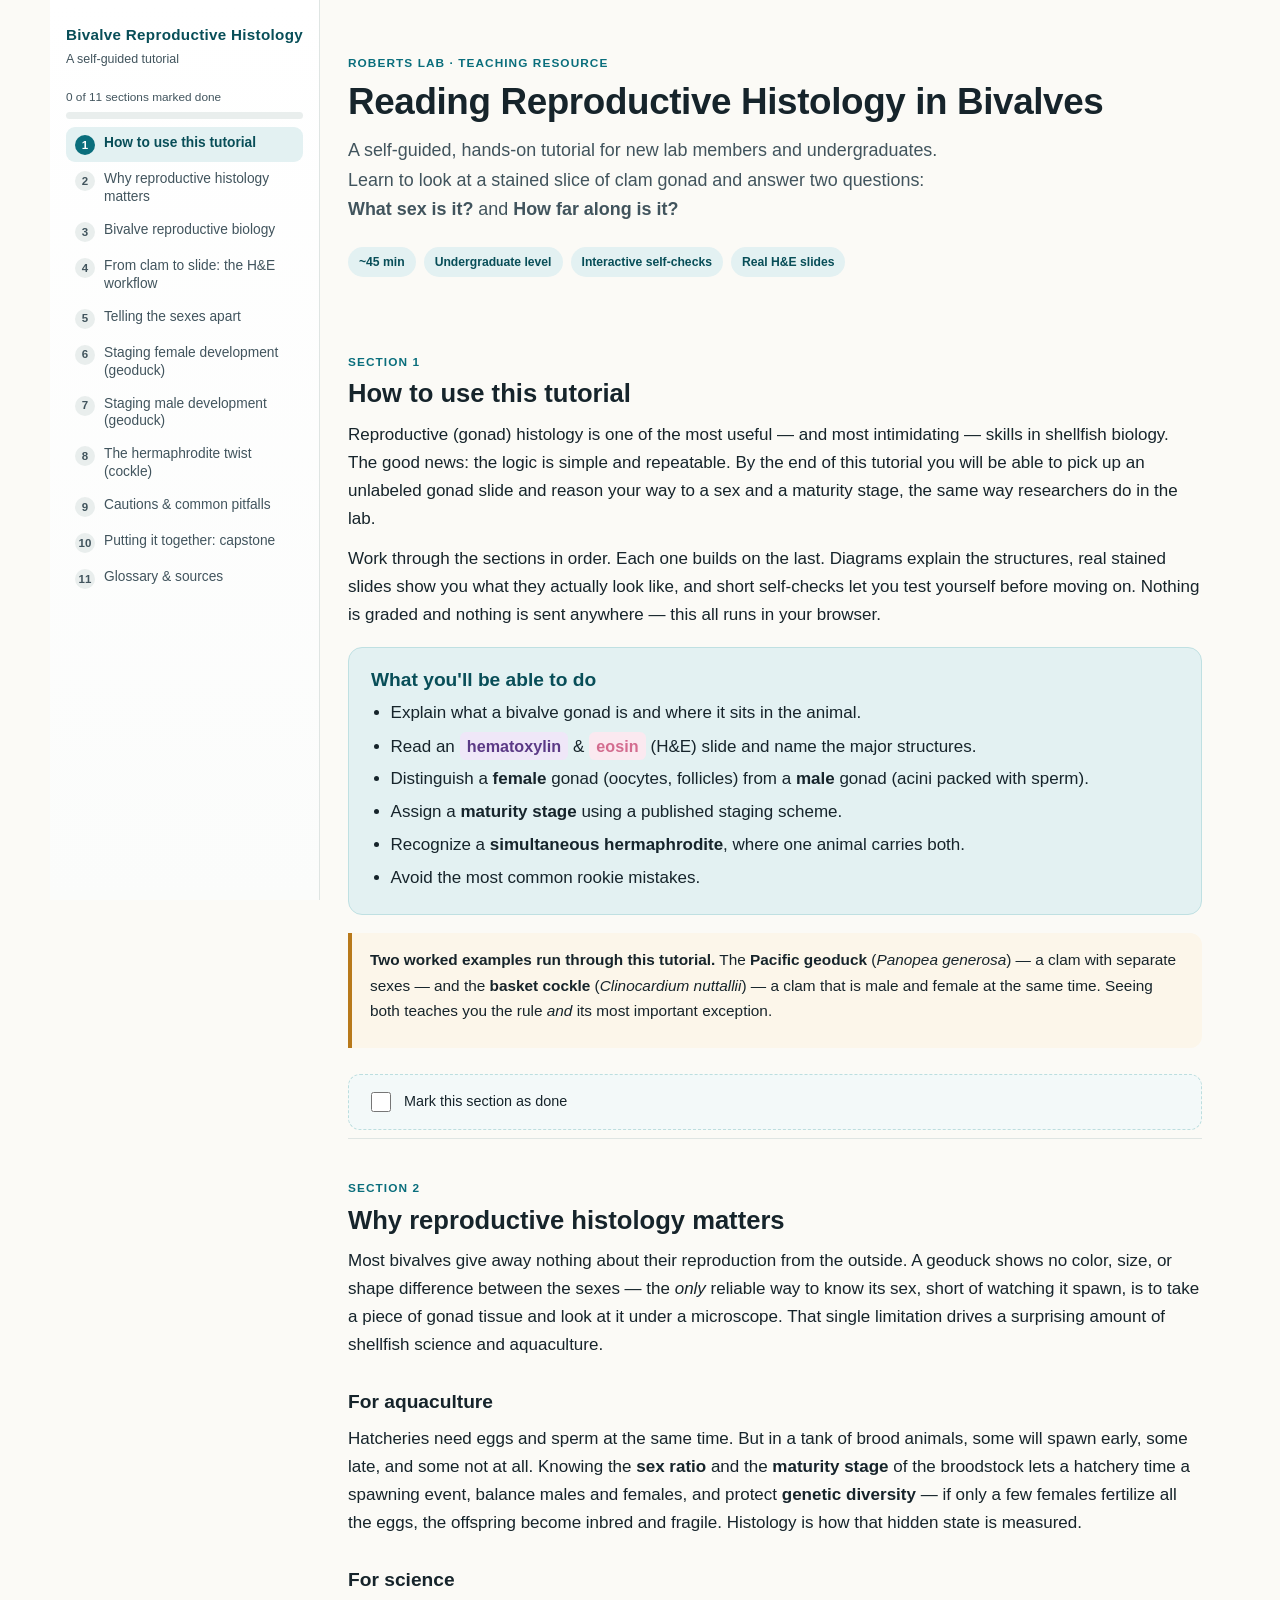
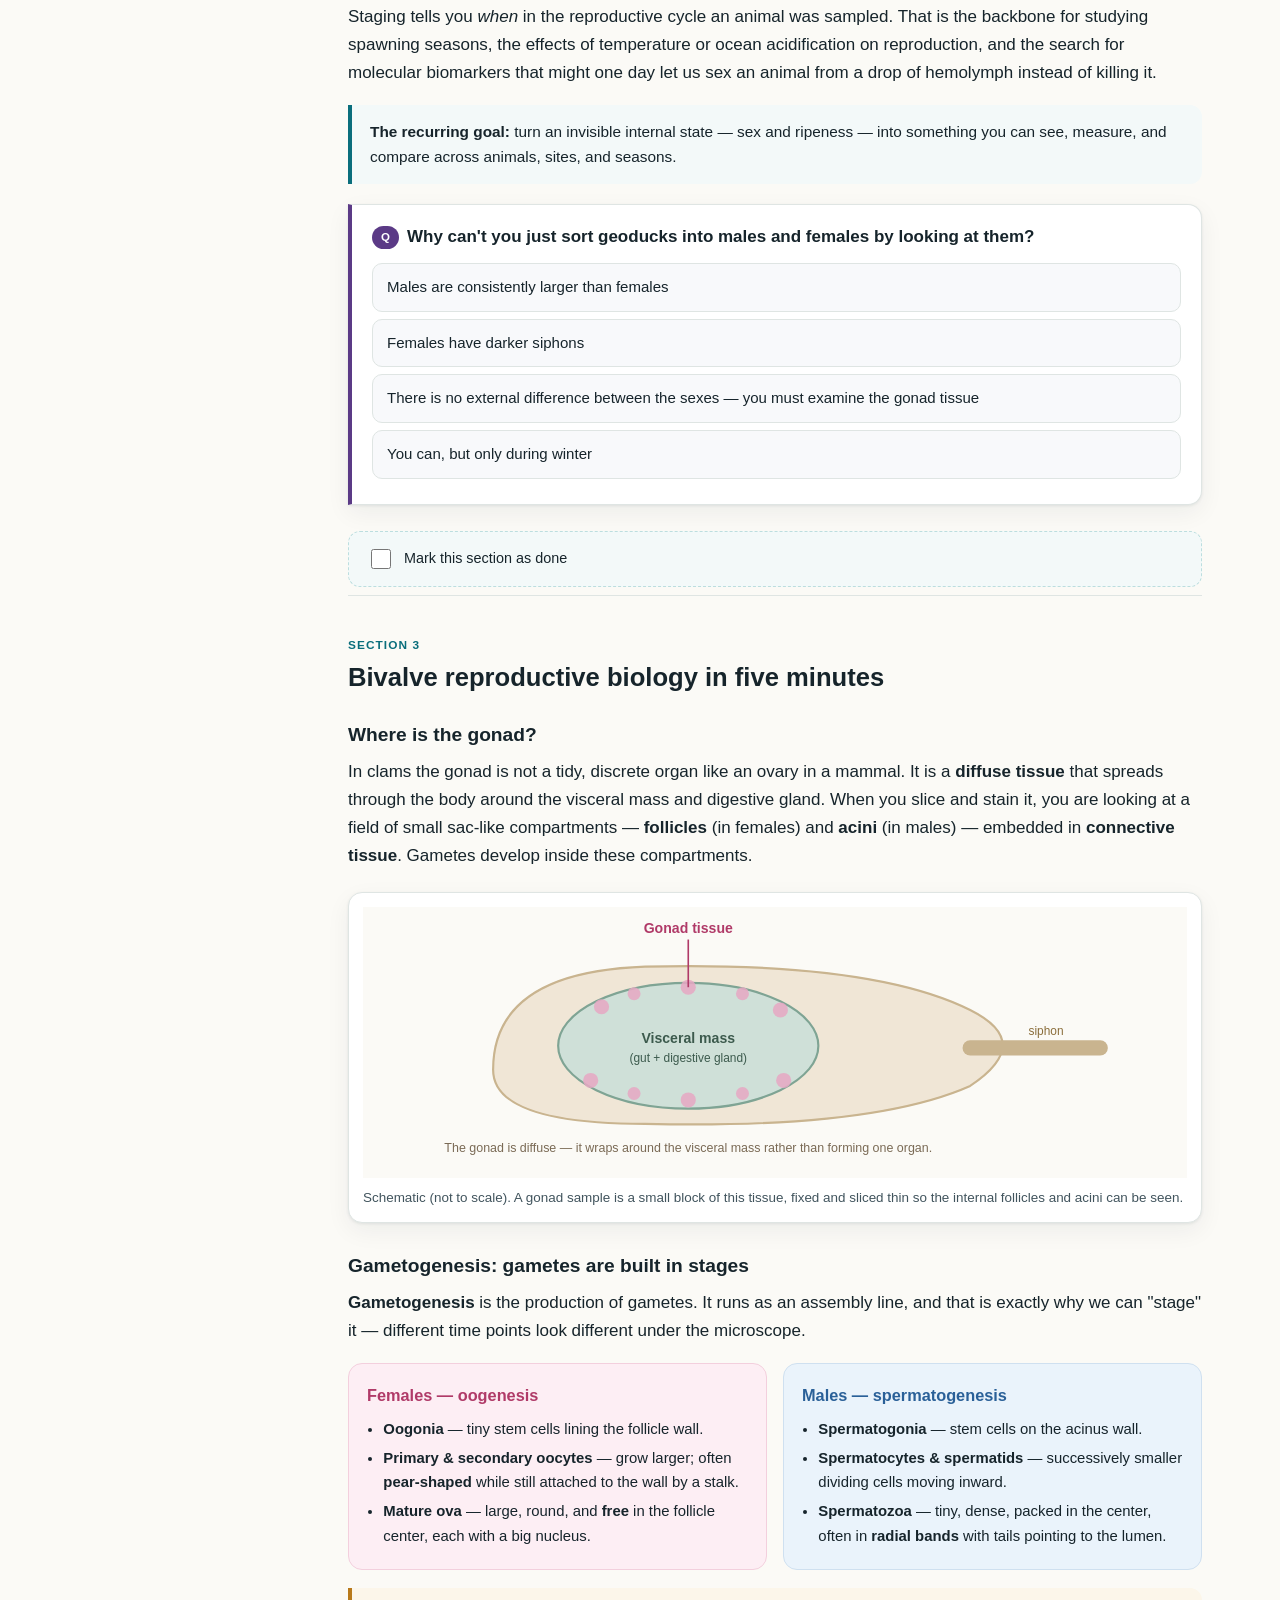
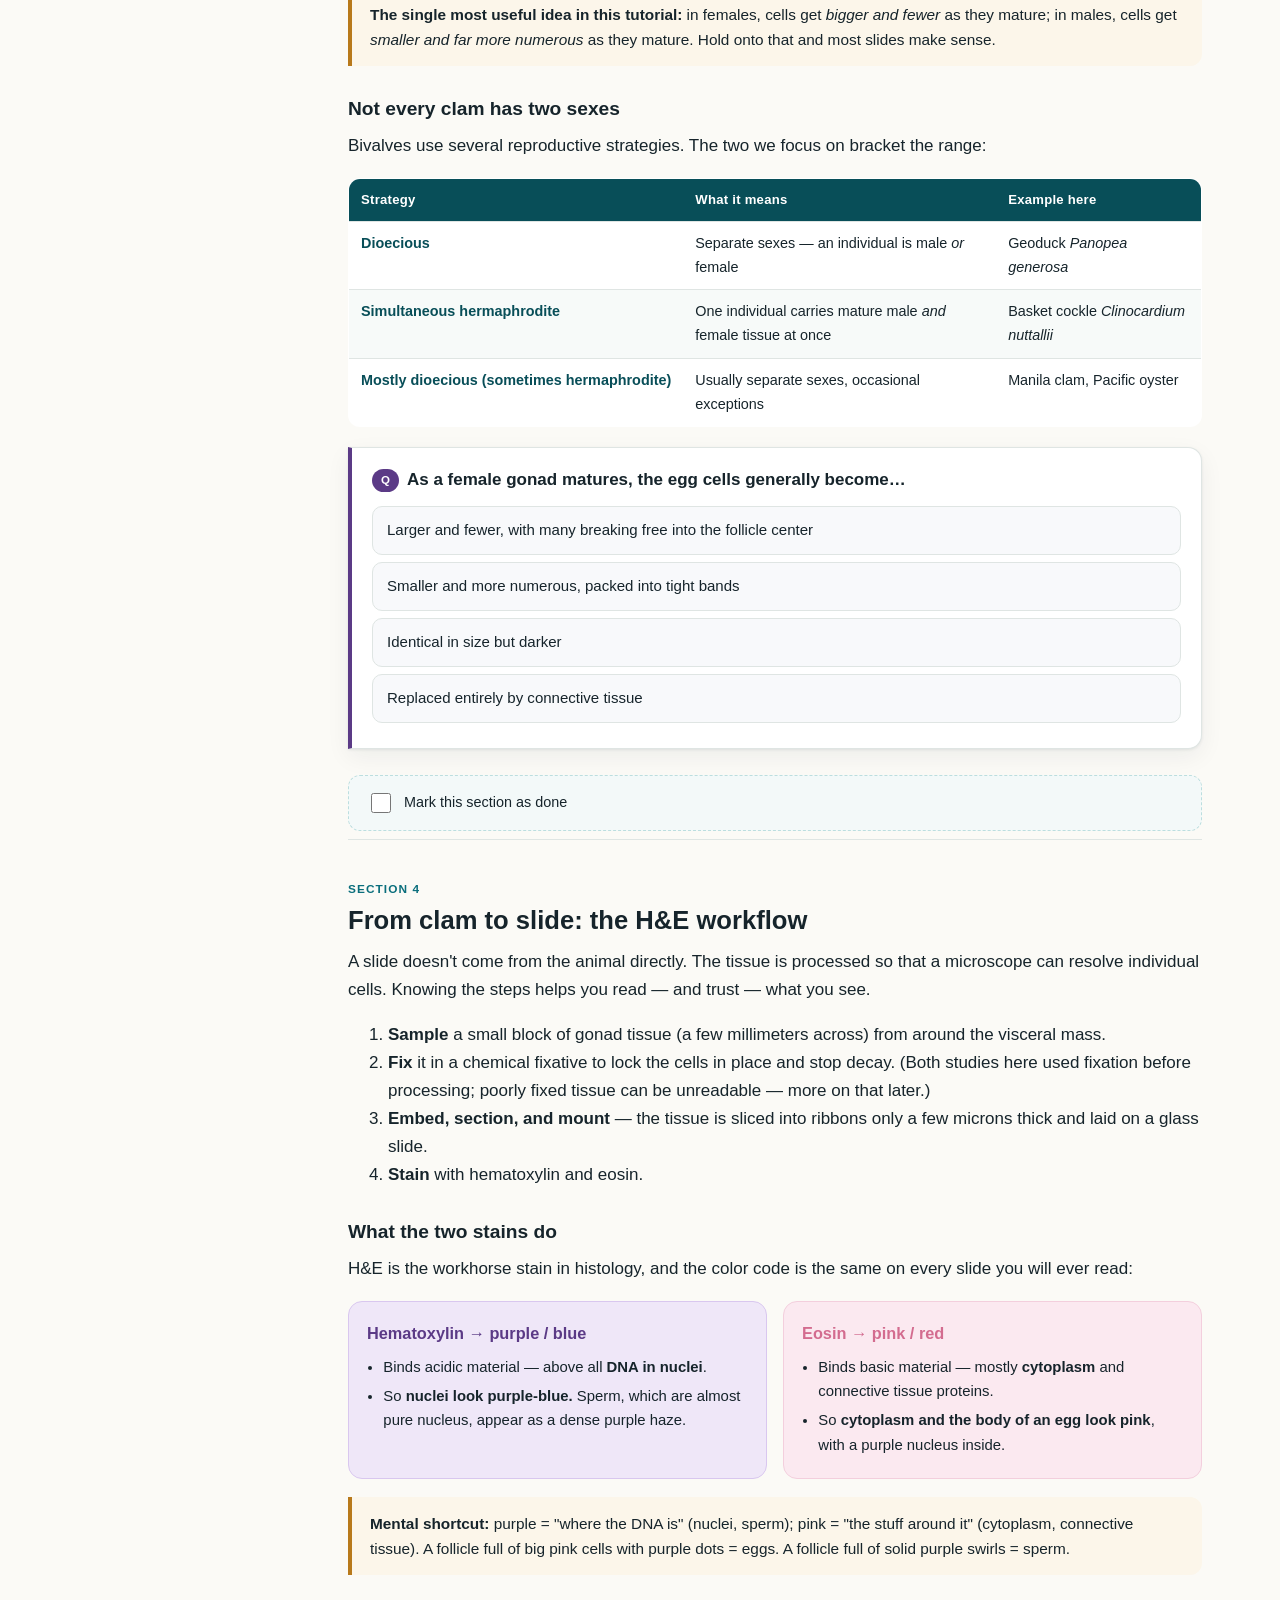
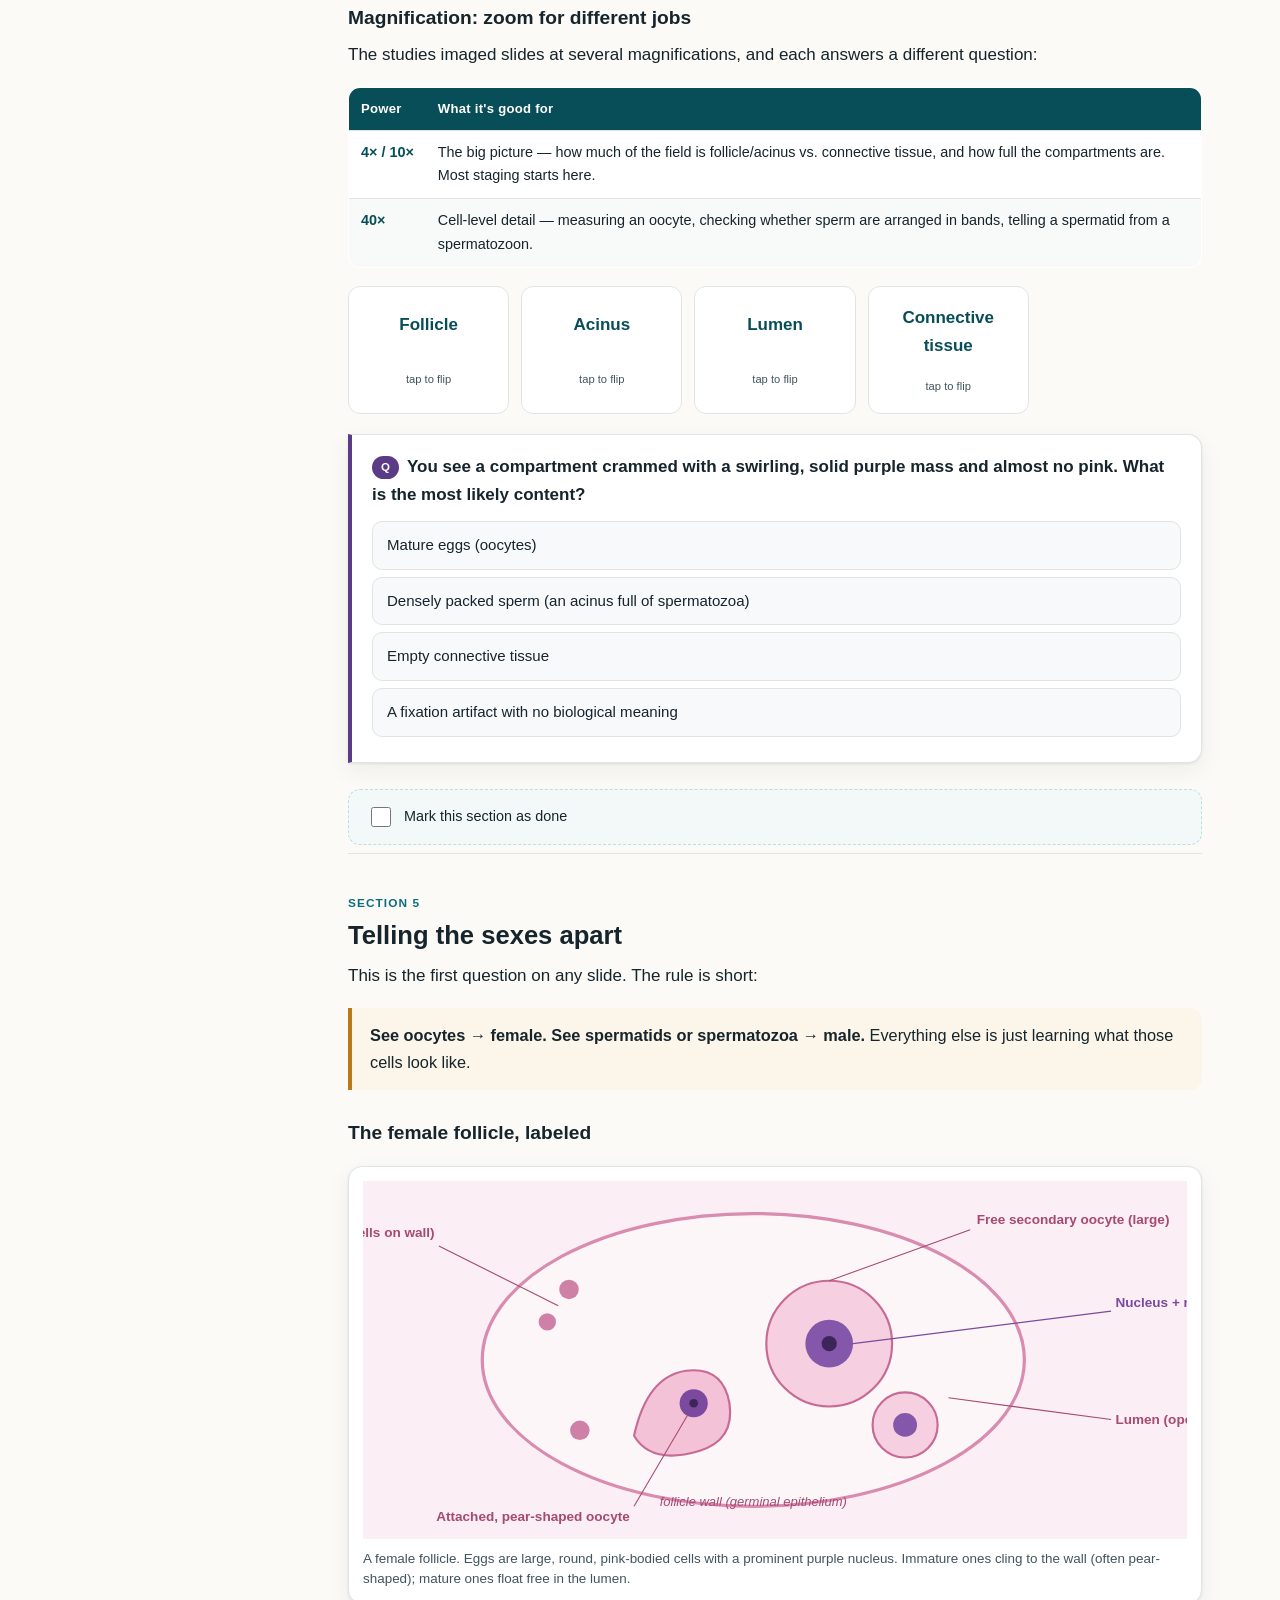
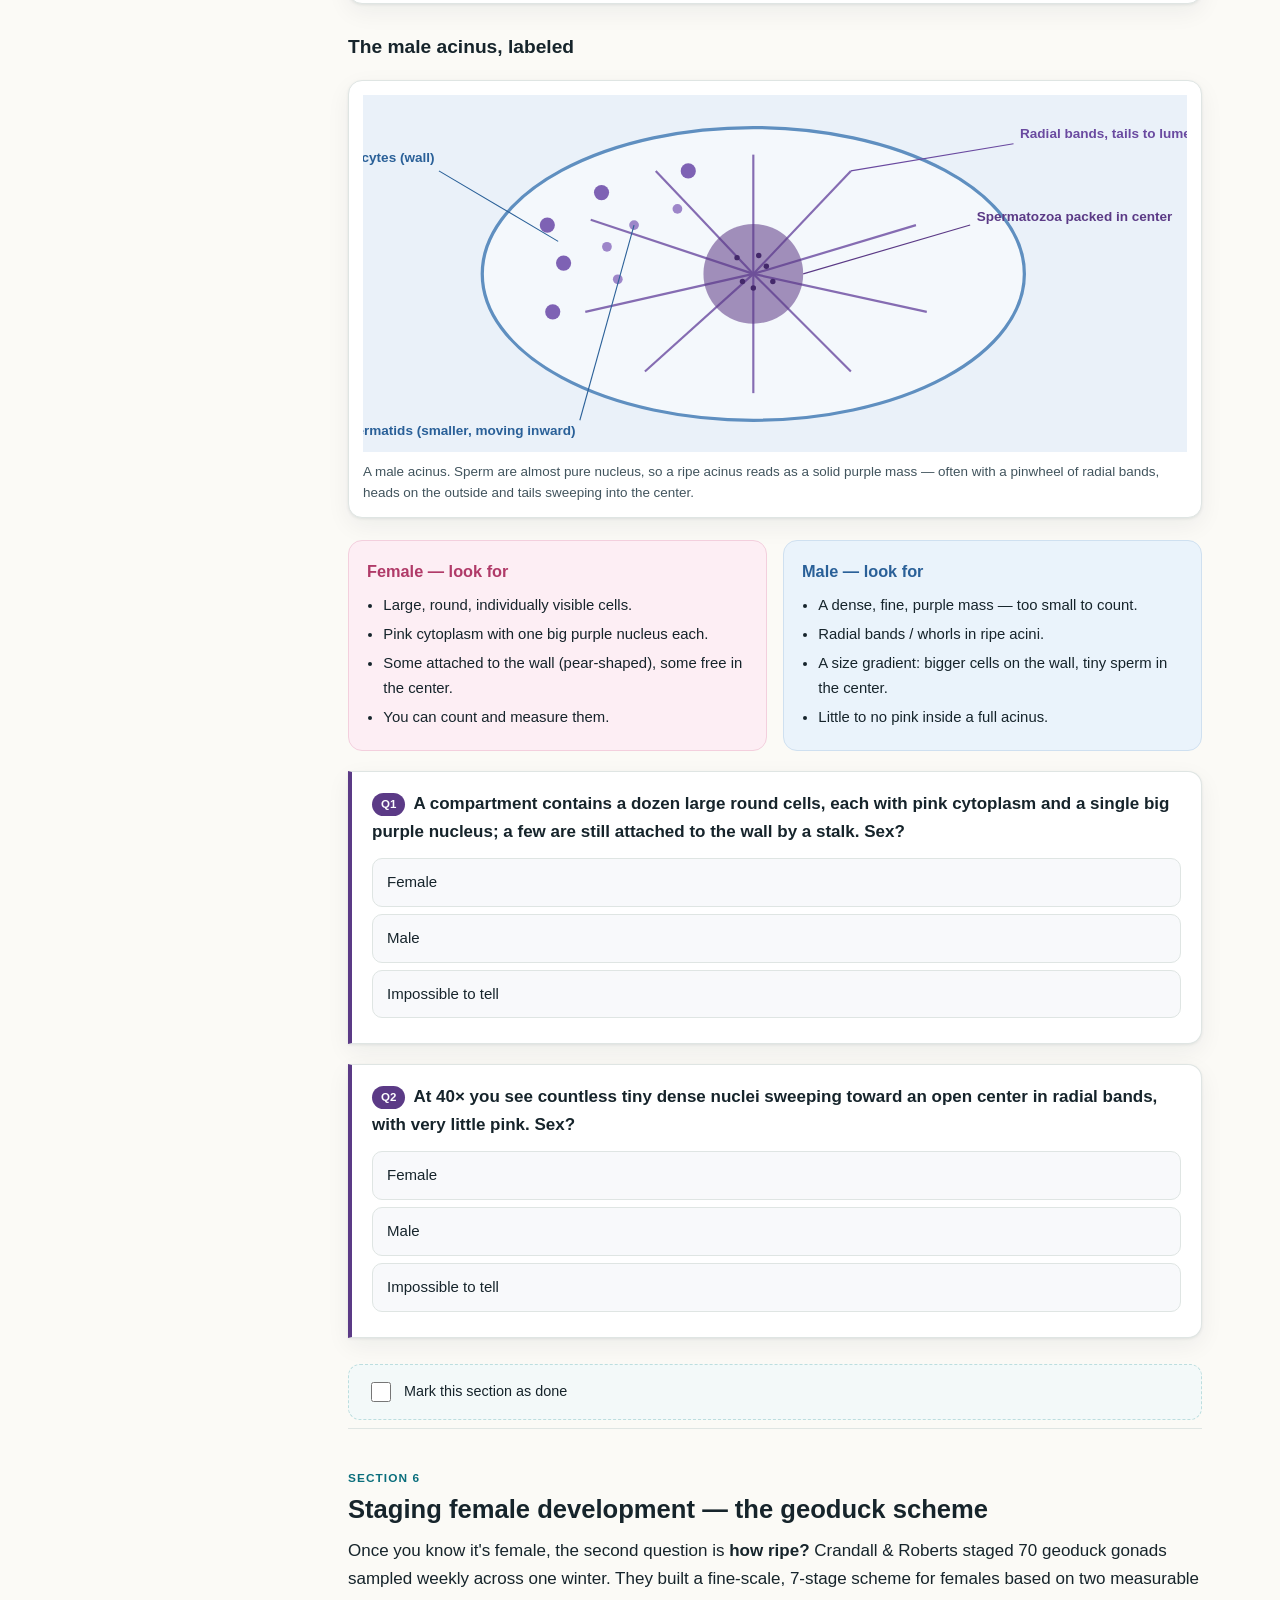
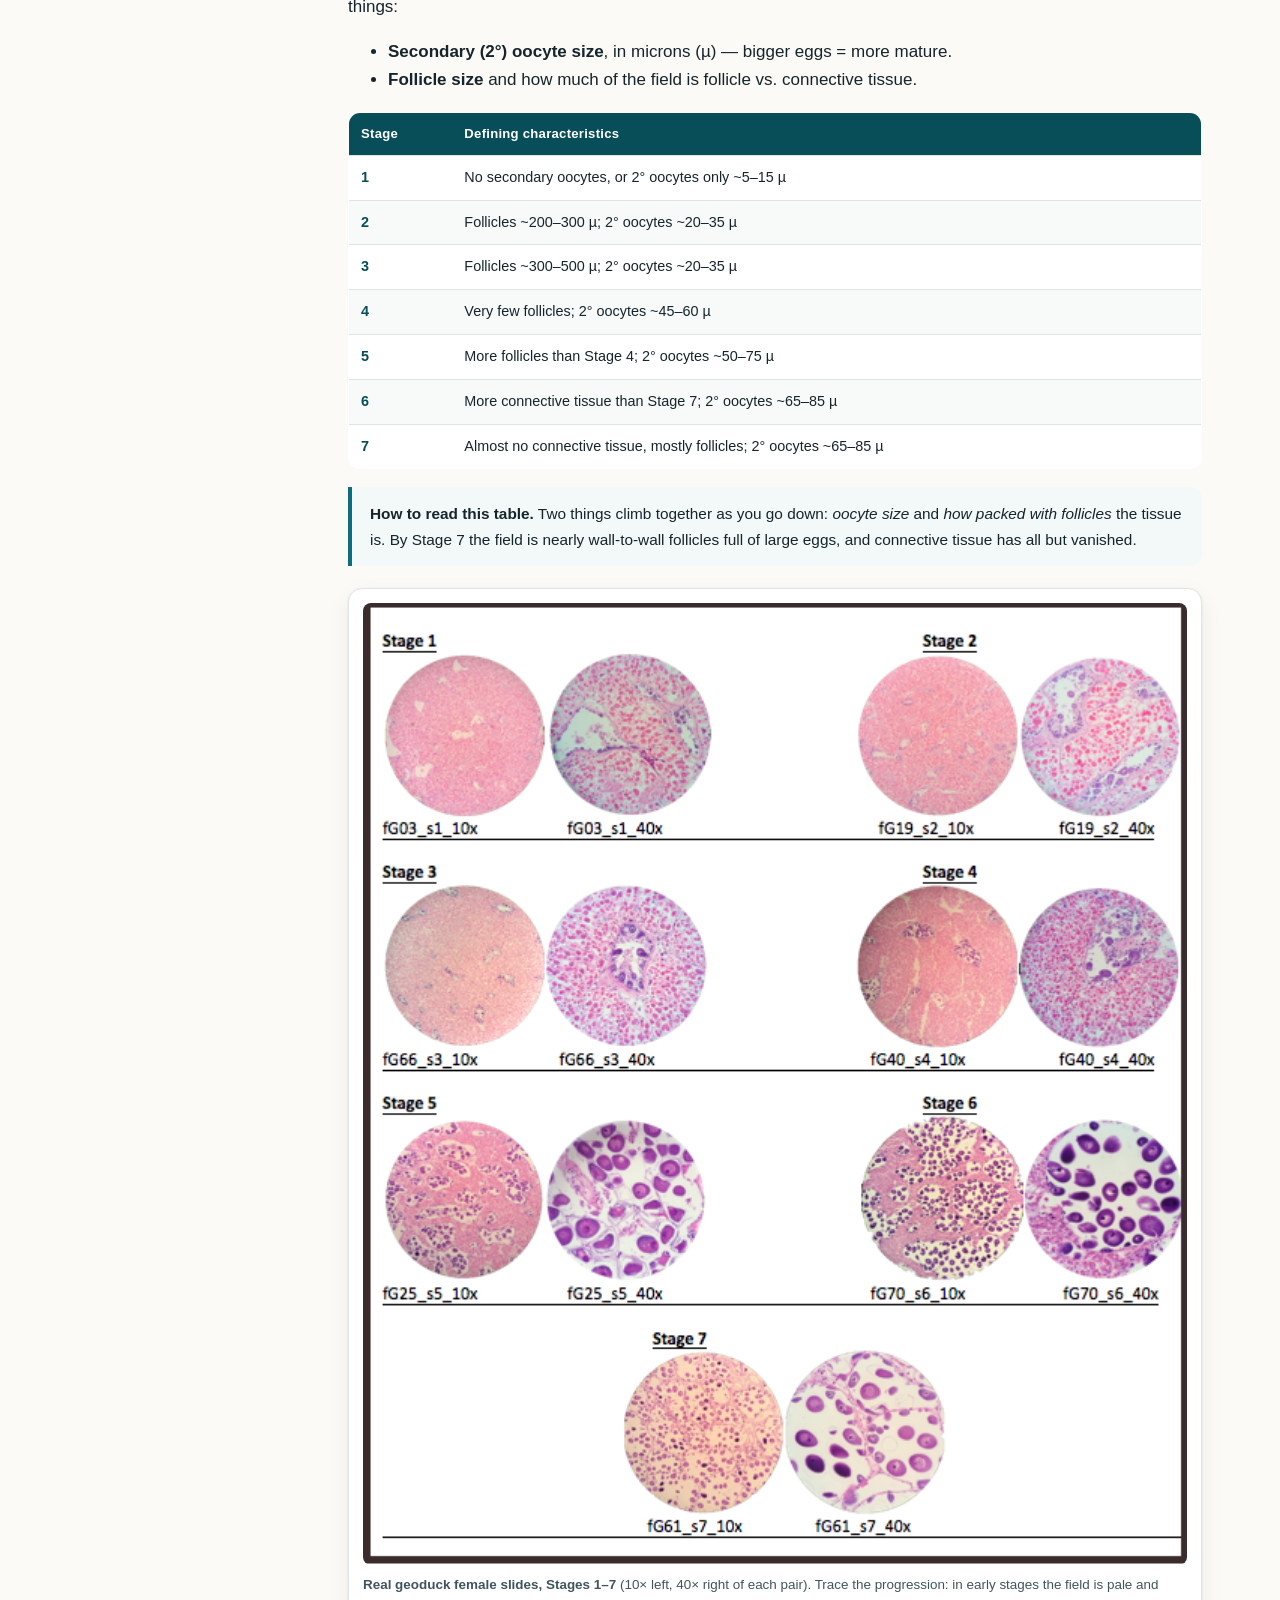
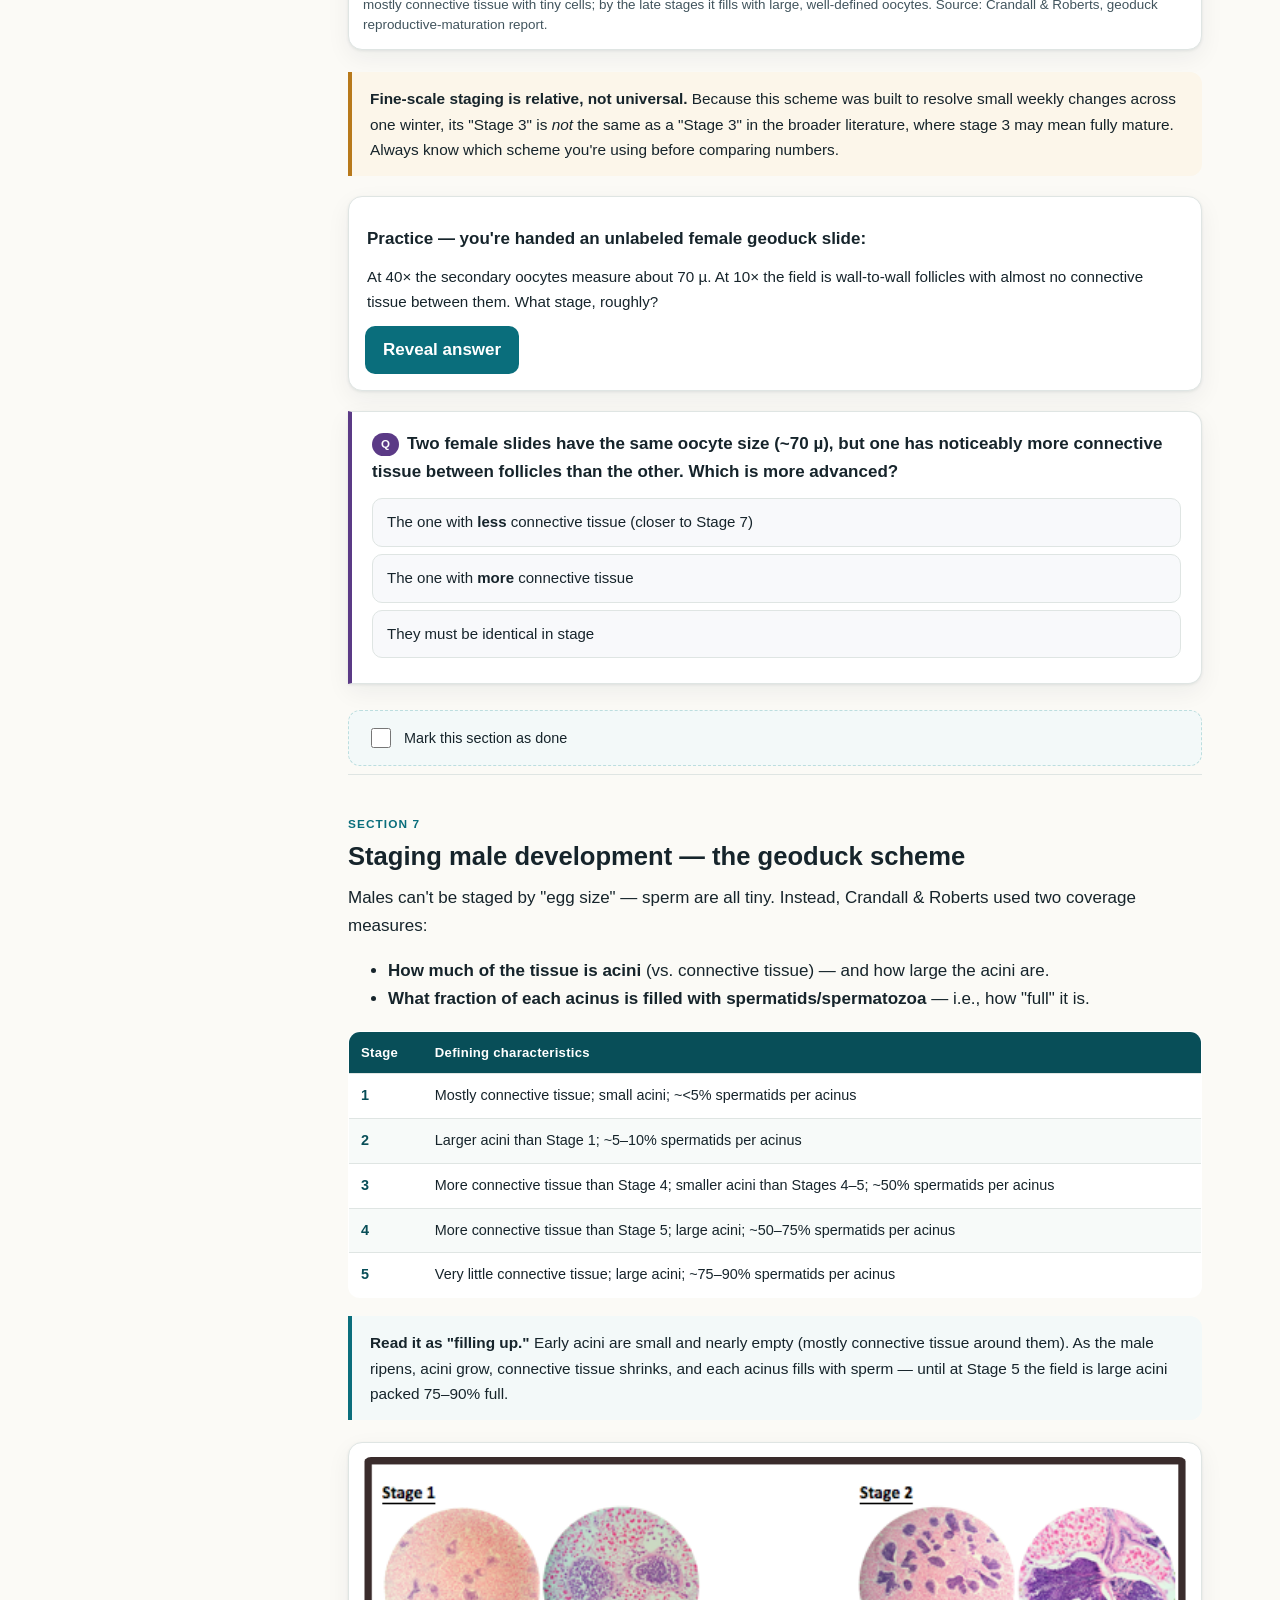
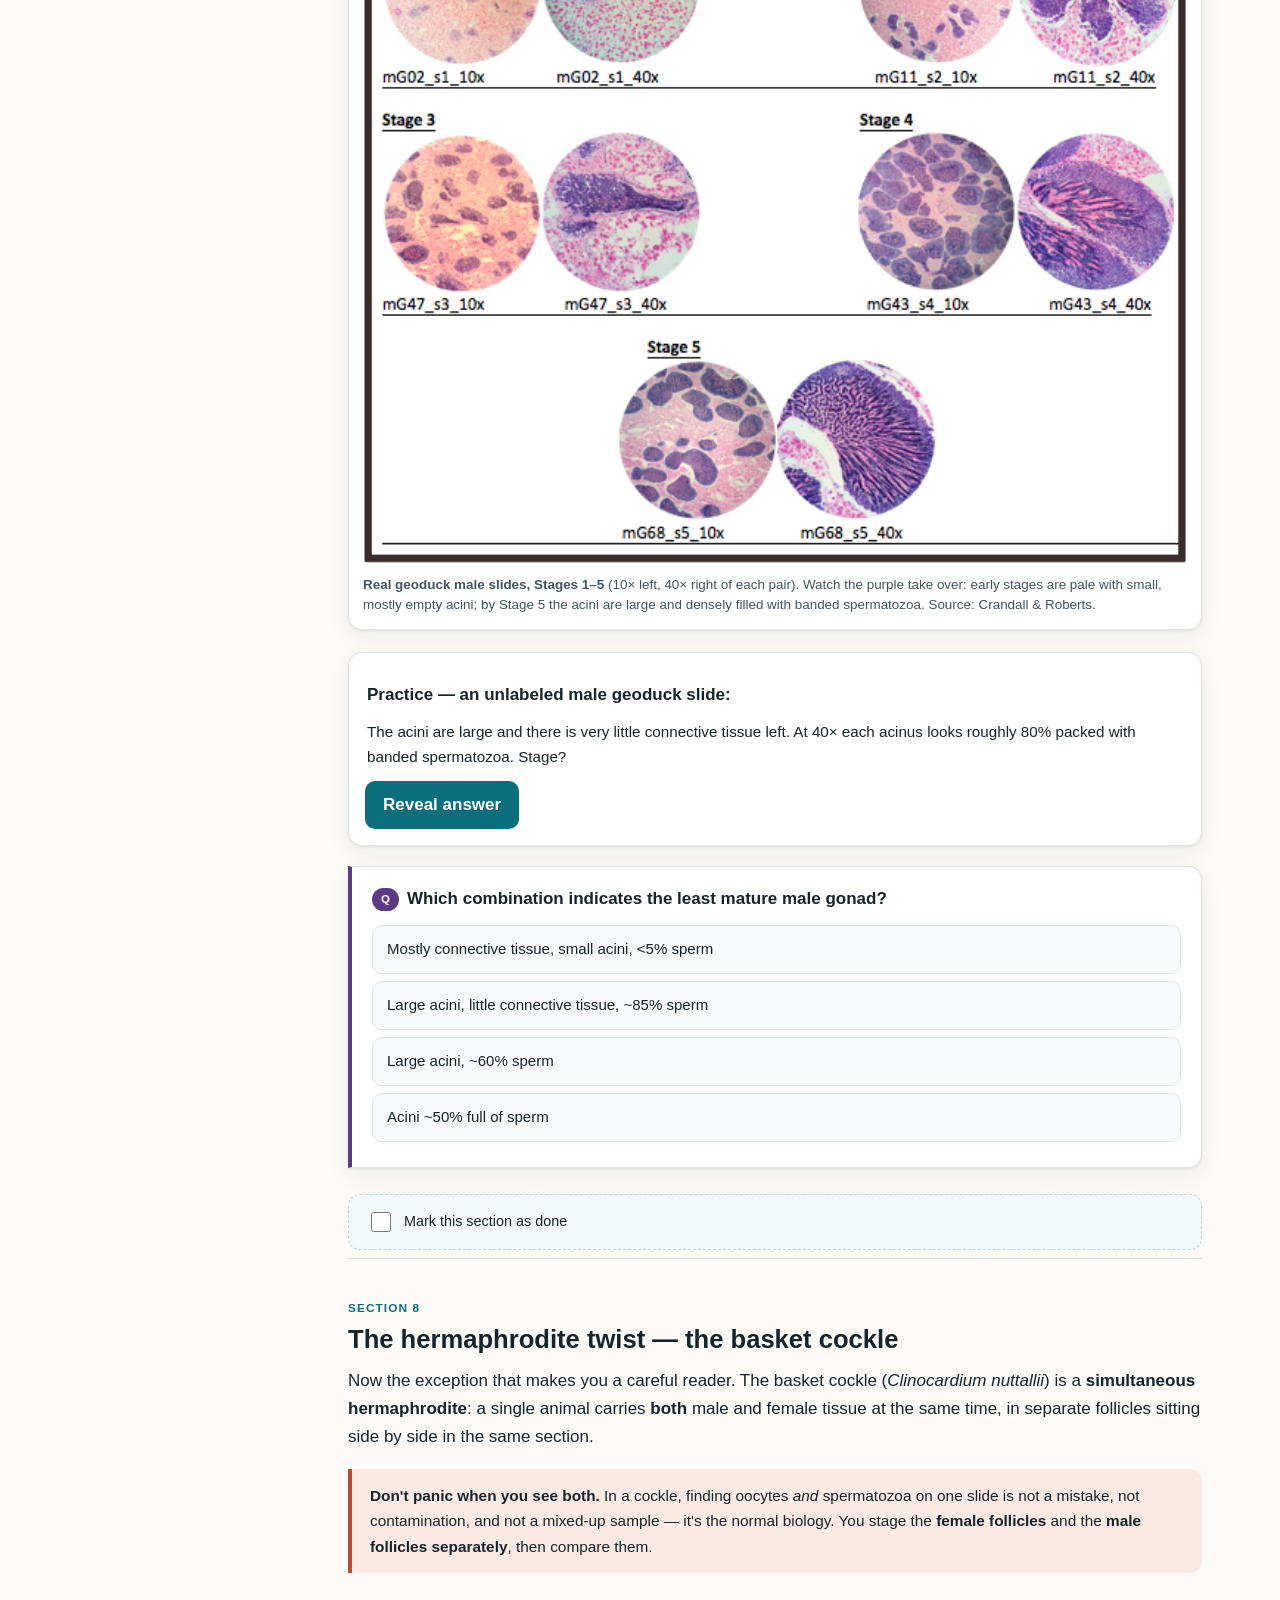
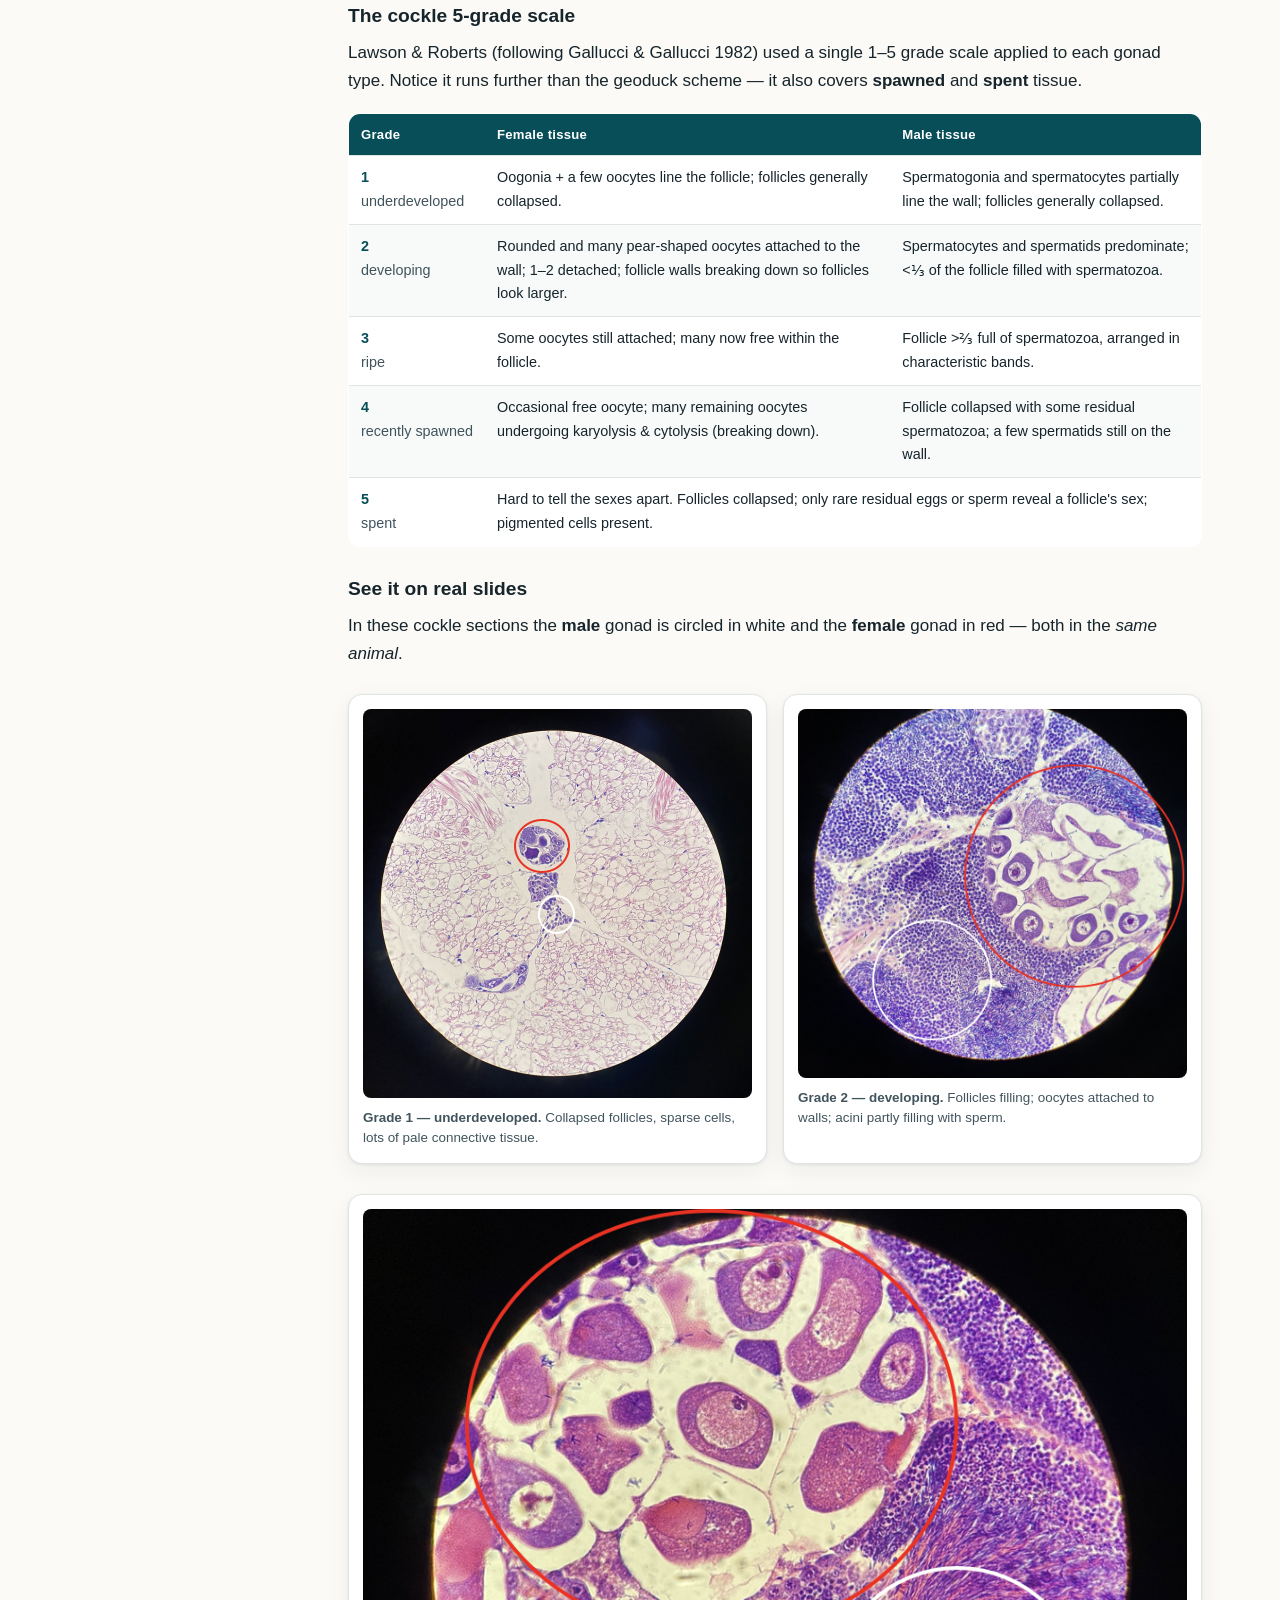
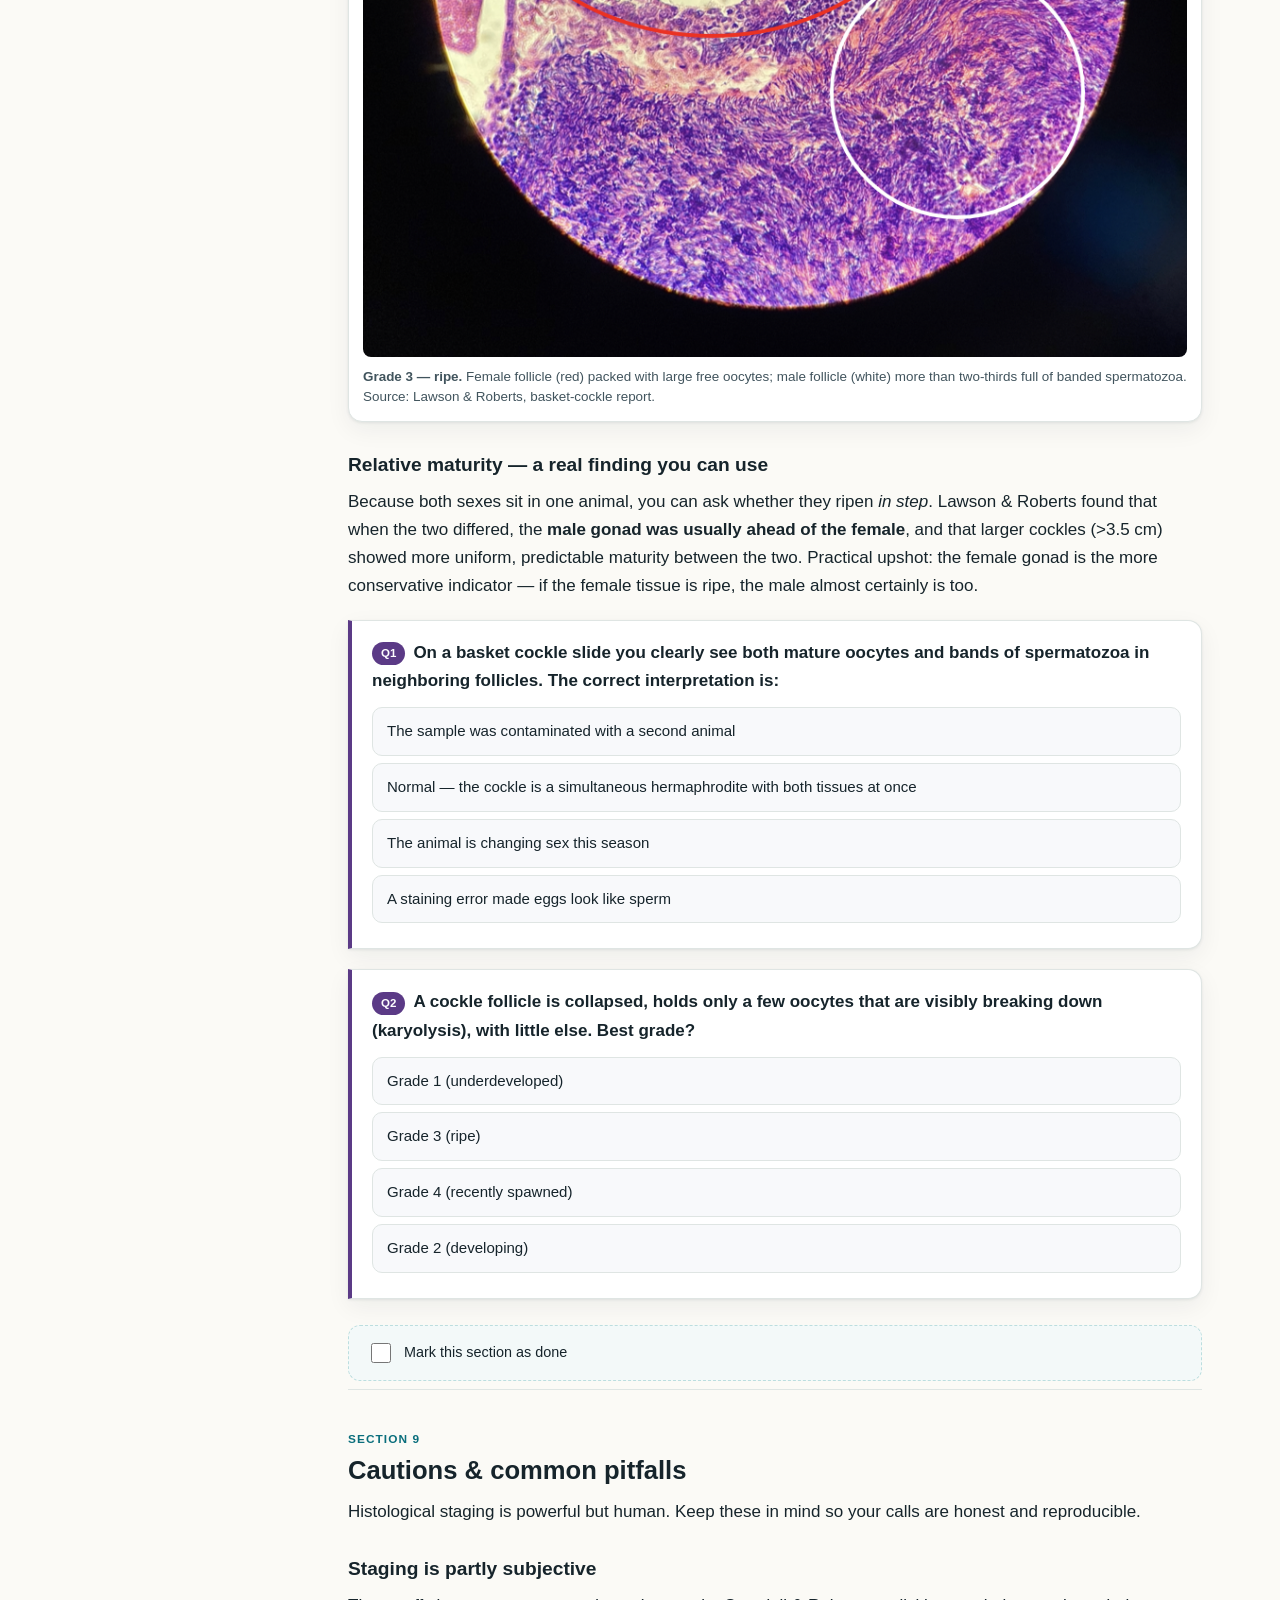
<file: bivalve-histology-tutorial/index.html>
<!DOCTYPE html>
<html lang="en">
<head>
<meta charset="utf-8">
<meta name="viewport" content="width=device-width, initial-scale=1">
<title>Reading Reproductive Histology in Bivalves — A Self-Guided Tutorial</title>
<meta name="description" content="A self-guided, interactive tutorial for students learning to read bivalve gonad histology: how to tell the sexes apart and stage reproductive maturity, using geoduck and basket cockle as worked examples.">
<style>
  :root{
    --ink:#16242b; --ink-soft:#41545d; --paper:#fbfaf6; --panel:#ffffff;
    --sea:#0a6e7c; --sea-deep:#084e58; --sea-light:#e3f1f2;
    --eosin:#d36c8f; --eosin-bg:#fbe9f0; --hema:#5b3a86; --hema-bg:#efe7f8;
    --line:#dfe5e3; --ok:#1f8a5b; --ok-bg:#e5f4ec; --no:#c0492f; --no-bg:#fbe9e4;
    --amber:#b8791b; --shadow:0 1px 3px rgba(16,40,46,.08),0 8px 24px rgba(16,40,46,.06);
    --radius:14px; --maxw:860px;
  }
  *{box-sizing:border-box}
  html{scroll-behavior:smooth}
  body{
    margin:0; background:var(--paper); color:var(--ink);
    font:17px/1.65 -apple-system,BlinkMacSystemFont,"Segoe UI",Roboto,Helvetica,Arial,sans-serif;
    -webkit-font-smoothing:antialiased;
  }
  h1,h2,h3{line-height:1.2; color:var(--ink); font-weight:700}
  h2{font-size:1.6rem; margin:0 0 .2em}
  h3{font-size:1.2rem; margin:1.6em 0 .4em}
  p{margin:.7em 0}
  a{color:var(--sea-deep)}
  code{background:#eef2f1; padding:.05em .35em; border-radius:5px; font-size:.92em}
  em.sci{font-style:italic}

  /* layout */
  .wrap{display:flex; max-width:1180px; margin:0 auto; gap:0}
  nav.side{
    position:sticky; top:0; align-self:flex-start; height:100vh; width:270px; flex:none;
    padding:22px 16px 32px; overflow-y:auto; border-right:1px solid var(--line);
    background:linear-gradient(180deg,#fff, #fbfcfb);
  }
  nav.side .brand{font-weight:800; font-size:.95rem; letter-spacing:.02em; color:var(--sea-deep); margin-bottom:2px}
  nav.side .sub{font-size:.78rem; color:var(--ink-soft); margin-bottom:18px}
  nav.side ol{list-style:none; margin:0; padding:0; counter-reset:s}
  nav.side li{counter-increment:s; margin:1px 0}
  nav.side a.navlink{
    display:flex; gap:9px; align-items:flex-start; padding:7px 9px; border-radius:9px;
    color:var(--ink-soft); text-decoration:none; font-size:.86rem; line-height:1.3;
  }
  nav.side a.navlink::before{
    content:counter(s); flex:none; width:20px; height:20px; border-radius:50%;
    background:#e9eeed; color:var(--ink-soft); font-size:.72rem; font-weight:700;
    display:grid; place-items:center; margin-top:1px; transition:.2s;
  }
  nav.side a.navlink:hover{background:var(--sea-light); color:var(--sea-deep)}
  nav.side a.navlink.active{background:var(--sea-light); color:var(--sea-deep); font-weight:600}
  nav.side a.navlink.active::before{background:var(--sea); color:#fff}
  nav.side a.navlink.done::before{background:var(--ok); color:#fff; content:"\2713"}
  .progress-wrap{margin:16px 0 8px; font-size:.74rem; color:var(--ink-soft)}
  .bar{height:7px; background:#e9eeed; border-radius:99px; overflow:hidden; margin-top:5px}
  .bar > i{display:block; height:100%; width:0; background:linear-gradient(90deg,var(--sea),var(--sea-deep)); transition:width .4s}

  main{flex:1 1 auto; min-width:0; padding:0 28px 120px}
  .inner{max-width:var(--maxw); margin:0 auto}
  section{padding:40px 0 8px; border-top:1px solid var(--line)}
  section:first-of-type{border-top:none}
  .eyebrow{font-size:.74rem; font-weight:700; letter-spacing:.09em; text-transform:uppercase; color:var(--sea); margin-bottom:6px}

  /* hero */
  header.hero{padding:54px 0 30px}
  header.hero h1{font-size:2.3rem; margin:.1em 0 .25em; letter-spacing:-.01em}
  header.hero .lede{font-size:1.12rem; color:var(--ink-soft); max-width:620px}
  .tagrow{display:flex; flex-wrap:wrap; gap:8px; margin:22px 0 6px}
  .tag{font-size:.76rem; font-weight:600; padding:5px 11px; border-radius:99px; background:var(--sea-light); color:var(--sea-deep)}

  /* cards / callouts */
  .card{background:var(--panel); border:1px solid var(--line); border-radius:var(--radius); padding:20px 22px; box-shadow:var(--shadow); margin:18px 0}
  .objective{background:var(--sea-light); border:1px solid #bfe0e2; border-radius:var(--radius); padding:18px 22px; margin:18px 0}
  .objective h3{margin:.1em 0 .4em; color:var(--sea-deep)}
  .objective ul{margin:.3em 0 0; padding-left:1.15em}
  .objective li{margin:.28em 0}

  .callout{border-left:4px solid var(--sea); background:#f3f9f9; border-radius:0 12px 12px 0; padding:14px 18px; margin:18px 0; font-size:.96rem}
  .callout.key{border-color:var(--amber); background:#fcf6ea}
  .callout.warn{border-color:var(--no); background:var(--no-bg)}
  .callout b{color:var(--ink)}

  .stain{display:inline-block; padding:.05em .45em; border-radius:6px; font-weight:600; font-size:.95em}
  .stain.h{background:var(--hema-bg); color:var(--hema)}
  .stain.e{background:var(--eosin-bg); color:var(--eosin)}

  /* two-column compare */
  .cols{display:grid; grid-template-columns:1fr 1fr; gap:16px; margin:18px 0}
  .sexbox{border-radius:var(--radius); padding:16px 18px; border:1px solid var(--line)}
  .sexbox.f{background:#fdeef4; border-color:#f3cfdd}
  .sexbox.m{background:#eaf3fb; border-color:#cfe0f0}
  .sexbox h4{margin:.1em 0 .5em; font-size:1.02rem}
  .sexbox.f h4{color:#b03a68}
  .sexbox.m h4{color:#2a6098}
  .sexbox ul{margin:.2em 0; padding-left:1.1em; font-size:.93rem}
  .sexbox li{margin:.3em 0}

  /* figure */
  figure{margin:22px 0; background:var(--panel); border:1px solid var(--line); border-radius:var(--radius); padding:14px; box-shadow:var(--shadow)}
  figure img{width:100%; height:auto; border-radius:8px; display:block; background:#000}
  figcaption{font-size:.84rem; color:var(--ink-soft); margin-top:10px; line-height:1.5}
  .svgfig{display:block; width:100%; height:auto}

  /* tables */
  .tablewrap{overflow-x:auto; margin:18px 0}
  table.stage{border-collapse:collapse; width:100%; font-size:.9rem; background:#fff; border:1px solid var(--line); border-radius:12px; overflow:hidden}
  table.stage th, table.stage td{padding:10px 12px; text-align:left; border-bottom:1px solid var(--line); vertical-align:top}
  table.stage thead th{background:var(--sea-deep); color:#fff; font-size:.82rem; letter-spacing:.02em}
  table.stage tbody tr:nth-child(even){background:#f7faf9}
  table.stage td:first-child{font-weight:700; color:var(--sea-deep); white-space:nowrap}

  /* flip cards */
  .deck{display:grid; grid-template-columns:repeat(auto-fill,minmax(160px,1fr)); gap:12px; margin:18px 0}
  .flip{perspective:1000px; height:128px; cursor:pointer}
  .flip-in{position:relative; width:100%; height:100%; transition:transform .5s; transform-style:preserve-3d}
  .flip.on .flip-in{transform:rotateY(180deg)}
  .flip-face{position:absolute; inset:0; backface-visibility:hidden; border-radius:12px; padding:12px; display:grid; place-items:center; text-align:center; border:1px solid var(--line)}
  .flip-front{background:#fff; font-weight:700; color:var(--sea-deep)}
  .flip-front small{display:block; font-weight:500; color:var(--ink-soft); margin-top:6px; font-size:.7rem}
  .flip-back{background:var(--sea-deep); color:#fff; transform:rotateY(180deg); font-size:.82rem; line-height:1.4}

  /* quiz */
  .quiz{background:#fff; border:1px solid var(--line); border-left:4px solid var(--hema); border-radius:0 14px 14px 0; padding:18px 20px; margin:20px 0; box-shadow:var(--shadow)}
  .quiz .q{font-weight:600; margin-bottom:12px}
  .quiz .q span.num{display:inline-block; font-size:.72rem; font-weight:700; color:#fff; background:var(--hema); border-radius:99px; padding:2px 9px; margin-right:8px; vertical-align:middle}
  .opt{display:block; width:100%; text-align:left; background:#f8f9fb; border:1px solid var(--line); border-radius:10px; padding:11px 14px; margin:7px 0; cursor:pointer; font:inherit; font-size:.94rem; color:var(--ink); transition:.15s}
  .opt:hover{border-color:var(--sea); background:var(--sea-light)}
  .opt.correct{background:var(--ok-bg); border-color:var(--ok); color:#0c5c3a; font-weight:600}
  .opt.wrong{background:var(--no-bg); border-color:var(--no); color:#8a2c19}
  .opt:disabled{cursor:default}
  .feedback{margin-top:10px; font-size:.9rem; padding:10px 14px; border-radius:10px; display:none}
  .feedback.show{display:block}
  .feedback.good{background:var(--ok-bg); color:#0c5c3a}
  .feedback.bad{background:var(--no-bg); color:#8a2c19}

  /* reveal practice */
  .practice{background:#fff; border:1px solid var(--line); border-radius:14px; padding:16px; margin:20px 0; box-shadow:var(--shadow)}
  .practice img{width:100%; border-radius:10px; display:block; background:#000}
  .practice .ask{font-weight:600; margin:12px 2px 10px}
  .reveal-btn{background:var(--sea); color:#fff; border:none; border-radius:10px; padding:10px 18px; font:inherit; font-weight:600; cursor:pointer}
  .reveal-btn:hover{background:var(--sea-deep)}
  .answer{display:none; margin-top:12px; padding:12px 16px; background:var(--sea-light); border-radius:10px; font-size:.93rem}
  .answer.show{display:block}
  .answer b{color:var(--sea-deep)}

  /* glossary */
  dl.gloss{margin:14px 0; display:grid; grid-template-columns:auto 1fr; gap:4px 18px}
  dl.gloss dt{font-weight:700; color:var(--sea-deep); padding:6px 0; border-top:1px solid var(--line)}
  dl.gloss dd{margin:0; padding:6px 0; border-top:1px solid var(--line); font-size:.95rem; color:var(--ink-soft)}

  .done-toggle{display:flex; align-items:center; gap:10px; margin:26px 0 0; padding:14px 18px; background:#f3f9f9; border:1px dashed #bcdedf; border-radius:12px; font-size:.9rem}
  .done-toggle input{width:20px; height:20px; accent-color:var(--sea)}
  .footer{max-width:var(--maxw); margin:30px auto 0; padding-top:22px; border-top:1px solid var(--line); font-size:.84rem; color:var(--ink-soft)}

  .topbtn{position:fixed; right:18px; bottom:18px; background:var(--sea-deep); color:#fff; border:none; width:46px; height:46px; border-radius:50%; font-size:1.1rem; cursor:pointer; box-shadow:var(--shadow); opacity:0; pointer-events:none; transition:.3s}
  .topbtn.show{opacity:1; pointer-events:auto}

  .menubtn{display:none}
  @media (max-width:920px){
    nav.side{position:fixed; z-index:40; left:0; top:0; transform:translateX(-100%); transition:transform .3s; box-shadow:var(--shadow); width:280px}
    nav.side.open{transform:translateX(0)}
    .menubtn{display:flex; align-items:center; gap:8px; position:fixed; z-index:30; top:12px; left:12px; background:var(--sea-deep); color:#fff; border:none; border-radius:10px; padding:9px 13px; font:inherit; font-size:.85rem; font-weight:600; cursor:pointer; box-shadow:var(--shadow)}
    main{padding:0 16px 100px}
    header.hero{padding-top:64px}
    .cols{grid-template-columns:1fr}
  }
  @media print{nav.side,.topbtn,.menubtn,.quiz,.practice{break-inside:avoid}}
</style>
</head>
<body>

<button class="menubtn" id="menubtn" aria-label="Open contents">☰ Contents</button>

<div class="wrap">
  <nav class="side" id="side">
    <div class="brand">Bivalve Reproductive Histology</div>
    <div class="sub">A self-guided tutorial</div>
    <div class="progress-wrap">
      <span id="progtext">0 of 11 sections marked done</span>
      <div class="bar"><i id="progbar"></i></div>
    </div>
    <ol id="navlist">
      <li><a class="navlink" href="#s-start">How to use this tutorial</a></li>
      <li><a class="navlink" href="#s-why">Why reproductive histology matters</a></li>
      <li><a class="navlink" href="#s-biology">Bivalve reproductive biology</a></li>
      <li><a class="navlink" href="#s-workflow">From clam to slide: the H&amp;E workflow</a></li>
      <li><a class="navlink" href="#s-sexing">Telling the sexes apart</a></li>
      <li><a class="navlink" href="#s-female">Staging female development (geoduck)</a></li>
      <li><a class="navlink" href="#s-male">Staging male development (geoduck)</a></li>
      <li><a class="navlink" href="#s-cockle">The hermaphrodite twist (cockle)</a></li>
      <li><a class="navlink" href="#s-caveats">Cautions &amp; common pitfalls</a></li>
      <li><a class="navlink" href="#s-capstone">Putting it together: capstone</a></li>
      <li><a class="navlink" href="#s-glossary">Glossary &amp; sources</a></li>
    </ol>
  </nav>

  <main>
    <header class="hero inner">
      <div class="eyebrow">Roberts Lab · Teaching resource</div>
      <h1>Reading Reproductive Histology in Bivalves</h1>
      <p class="lede">A self-guided, hands-on tutorial for new lab members and undergraduates. Learn to look at a stained slice of clam gonad and answer two questions: <b>What sex is it?</b> and <b>How far along is it?</b></p>
      <div class="tagrow">
        <span class="tag">~45 min</span>
        <span class="tag">Undergraduate level</span>
        <span class="tag">Interactive self-checks</span>
        <span class="tag">Real H&amp;E slides</span>
      </div>
    </header>

    <!-- 1 -->
    <section id="s-start">
      <div class="inner">
        <div class="eyebrow">Section 1</div>
        <h2>How to use this tutorial</h2>
        <p>Reproductive (gonad) histology is one of the most useful — and most intimidating — skills in shellfish biology. The good news: the logic is simple and repeatable. By the end of this tutorial you will be able to pick up an unlabeled gonad slide and reason your way to a sex and a maturity stage, the same way researchers do in the lab.</p>

        <p>Work through the sections in order. Each one builds on the last. Diagrams explain the structures, real stained slides show you what they actually look like, and short self-checks let you test yourself before moving on. Nothing is graded and nothing is sent anywhere — this all runs in your browser.</p>

        <div class="objective">
          <h3>What you'll be able to do</h3>
          <ul>
            <li>Explain what a bivalve gonad is and where it sits in the animal.</li>
            <li>Read an <span class="stain h">hematoxylin</span> &amp; <span class="stain e">eosin</span> (H&amp;E) slide and name the major structures.</li>
            <li>Distinguish a <b>female</b> gonad (oocytes, follicles) from a <b>male</b> gonad (acini packed with sperm).</li>
            <li>Assign a <b>maturity stage</b> using a published staging scheme.</li>
            <li>Recognize a <b>simultaneous hermaphrodite</b>, where one animal carries both.</li>
            <li>Avoid the most common rookie mistakes.</li>
          </ul>
        </div>

        <div class="callout key"><b>Two worked examples run through this tutorial.</b> The <b>Pacific geoduck</b> (<em class="sci">Panopea generosa</em>) — a clam with separate sexes — and the <b>basket cockle</b> (<em class="sci">Clinocardium nuttallii</em>) — a clam that is male and female at the same time. Seeing both teaches you the rule <em>and</em> its most important exception.</p></div>

        <div class="done-toggle"><input type="checkbox" class="markdone" data-sec="s-start" id="d-start"><label for="d-start">Mark this section as done</label></div>
      </div>
    </section>

    <!-- 2 -->
    <section id="s-why">
      <div class="inner">
        <div class="eyebrow">Section 2</div>
        <h2>Why reproductive histology matters</h2>
        <p>Most bivalves give away nothing about their reproduction from the outside. A geoduck shows no color, size, or shape difference between the sexes — the <em>only</em> reliable way to know its sex, short of watching it spawn, is to take a piece of gonad tissue and look at it under a microscope. That single limitation drives a surprising amount of shellfish science and aquaculture.</p>

        <h3>For aquaculture</h3>
        <p>Hatcheries need eggs and sperm at the same time. But in a tank of brood animals, some will spawn early, some late, and some not at all. Knowing the <b>sex ratio</b> and the <b>maturity stage</b> of the broodstock lets a hatchery time a spawning event, balance males and females, and protect <b>genetic diversity</b> — if only a few females fertilize all the eggs, the offspring become inbred and fragile. Histology is how that hidden state is measured.</p>

        <h3>For science</h3>
        <p>Staging tells you <em>when</em> in the reproductive cycle an animal was sampled. That is the backbone for studying spawning seasons, the effects of temperature or ocean acidification on reproduction, and the search for molecular biomarkers that might one day let us sex an animal from a drop of hemolymph instead of killing it.</p>

        <div class="callout"><b>The recurring goal:</b> turn an invisible internal state — sex and ripeness — into something you can see, measure, and compare across animals, sites, and seasons.</div>

        <div class="quiz" data-q="why">
          <div class="q"><span class="num">Q</span>Why can't you just sort geoducks into males and females by looking at them?</div>
          <button class="opt" data-correct="false">Males are consistently larger than females</button>
          <button class="opt" data-correct="false">Females have darker siphons</button>
          <button class="opt" data-correct="true">There is no external difference between the sexes — you must examine the gonad tissue</button>
          <button class="opt" data-correct="false">You can, but only during winter</button>
          <div class="feedback"></div>
        </div>

        <div class="done-toggle"><input type="checkbox" class="markdone" data-sec="s-why" id="d-why"><label for="d-why">Mark this section as done</label></div>
      </div>
    </section>

    <!-- 3 -->
    <section id="s-biology">
      <div class="inner">
        <div class="eyebrow">Section 3</div>
        <h2>Bivalve reproductive biology in five minutes</h2>

        <h3>Where is the gonad?</h3>
        <p>In clams the gonad is not a tidy, discrete organ like an ovary in a mammal. It is a <b>diffuse tissue</b> that spreads through the body around the visceral mass and digestive gland. When you slice and stain it, you are looking at a field of small sac-like compartments — <b>follicles</b> (in females) and <b>acini</b> (in males) — embedded in <b>connective tissue</b>. Gametes develop inside these compartments.</p>

        <figure>
          <svg class="svgfig" viewBox="0 0 760 250" role="img" aria-label="Schematic of a clam showing the diffuse gonad tissue surrounding the visceral mass.">
            <rect width="760" height="250" fill="#fbfaf6"/>
            <!-- shell -->
            <path d="M120 150 Q120 60 260 55 Q470 50 560 95 Q620 125 560 165 Q470 205 260 200 Q120 200 120 150 Z" fill="#f0e6d6" stroke="#c9b48f" stroke-width="2"/>
            <!-- visceral mass -->
            <ellipse cx="300" cy="128" rx="120" ry="58" fill="#cfe0d8" stroke="#7fa494" stroke-width="2"/>
            <text x="300" y="125" font-size="13" text-anchor="middle" fill="#3c5a4d" font-weight="700">Visceral mass</text>
            <text x="300" y="143" font-size="11" text-anchor="middle" fill="#3c5a4d">(gut + digestive gland)</text>
            <!-- gonad tissue (stippled ring) -->
            <g fill="#e7a8c4" opacity="0.85">
              <circle cx="220" cy="92" r="7"/><circle cx="250" cy="80" r="6"/><circle cx="300" cy="74" r="7"/><circle cx="350" cy="80" r="6"/><circle cx="385" cy="95" r="7"/>
              <circle cx="210" cy="160" r="7"/><circle cx="250" cy="172" r="6"/><circle cx="300" cy="178" r="7"/><circle cx="350" cy="172" r="6"/><circle cx="388" cy="160" r="7"/>
            </g>
            <!-- siphon -->
            <path d="M560 130 q70 0 120 0" stroke="#c9b48f" stroke-width="14" fill="none" stroke-linecap="round"/>
            <text x="630" y="118" font-size="11" text-anchor="middle" fill="#8a6d3a">siphon</text>
            <!-- labels -->
            <line x1="300" y1="74" x2="300" y2="30" stroke="#b03a68" stroke-width="1.5"/>
            <text x="300" y="24" font-size="13" text-anchor="middle" fill="#b03a68" font-weight="700">Gonad tissue</text>
            <text x="300" y="226" font-size="11.5" text-anchor="middle" fill="#7a6a55">The gonad is diffuse — it wraps around the visceral mass rather than forming one organ.</text>
          </svg>
          <figcaption>Schematic (not to scale). A gonad sample is a small block of this tissue, fixed and sliced thin so the internal follicles and acini can be seen.</figcaption>
        </figure>

        <h3>Gametogenesis: gametes are built in stages</h3>
        <p><b>Gametogenesis</b> is the production of gametes. It runs as an assembly line, and that is exactly why we can "stage" it — different time points look different under the microscope.</p>
        <div class="cols">
          <div class="sexbox f">
            <h4>Females — oogenesis</h4>
            <ul>
              <li><b>Oogonia</b> — tiny stem cells lining the follicle wall.</li>
              <li><b>Primary &amp; secondary oocytes</b> — grow larger; often <b>pear-shaped</b> while still attached to the wall by a stalk.</li>
              <li><b>Mature ova</b> — large, round, and <b>free</b> in the follicle center, each with a big nucleus.</li>
            </ul>
          </div>
          <div class="sexbox m">
            <h4>Males — spermatogenesis</h4>
            <ul>
              <li><b>Spermatogonia</b> — stem cells on the acinus wall.</li>
              <li><b>Spermatocytes &amp; spermatids</b> — successively smaller dividing cells moving inward.</li>
              <li><b>Spermatozoa</b> — tiny, dense, packed in the center, often in <b>radial bands</b> with tails pointing to the lumen.</li>
            </ul>
          </div>
        </div>
        <div class="callout key"><b>The single most useful idea in this tutorial:</b> in females, cells get <em>bigger and fewer</em> as they mature; in males, cells get <em>smaller and far more numerous</em> as they mature. Hold onto that and most slides make sense.</div>

        <h3>Not every clam has two sexes</h3>
        <p>Bivalves use several reproductive strategies. The two we focus on bracket the range:</p>
        <div class="tablewrap">
          <table class="stage">
            <thead><tr><th>Strategy</th><th>What it means</th><th>Example here</th></tr></thead>
            <tbody>
              <tr><td>Dioecious</td><td>Separate sexes — an individual is male <em>or</em> female</td><td>Geoduck <em class="sci">Panopea generosa</em></td></tr>
              <tr><td>Simultaneous hermaphrodite</td><td>One individual carries mature male <em>and</em> female tissue at once</td><td>Basket cockle <em class="sci">Clinocardium nuttallii</em></td></tr>
              <tr><td>Mostly dioecious (sometimes hermaphrodite)</td><td>Usually separate sexes, occasional exceptions</td><td>Manila clam, Pacific oyster</td></tr>
            </tbody>
          </table>
        </div>

        <div class="quiz" data-q="bio">
          <div class="q"><span class="num">Q</span>As a female gonad matures, the egg cells generally become…</div>
          <button class="opt" data-correct="true">Larger and fewer, with many breaking free into the follicle center</button>
          <button class="opt" data-correct="false">Smaller and more numerous, packed into tight bands</button>
          <button class="opt" data-correct="false">Identical in size but darker</button>
          <button class="opt" data-correct="false">Replaced entirely by connective tissue</button>
          <div class="feedback"></div>
        </div>

        <div class="done-toggle"><input type="checkbox" class="markdone" data-sec="s-biology" id="d-biology"><label for="d-biology">Mark this section as done</label></div>
      </div>
    </section>

    <!-- 4 -->
    <section id="s-workflow">
      <div class="inner">
        <div class="eyebrow">Section 4</div>
        <h2>From clam to slide: the H&amp;E workflow</h2>
        <p>A slide doesn't come from the animal directly. The tissue is processed so that a microscope can resolve individual cells. Knowing the steps helps you read — and trust — what you see.</p>
        <ol>
          <li><b>Sample</b> a small block of gonad tissue (a few millimeters across) from around the visceral mass.</li>
          <li><b>Fix</b> it in a chemical fixative to lock the cells in place and stop decay. (Both studies here used fixation before processing; poorly fixed tissue can be unreadable — more on that later.)</li>
          <li><b>Embed, section, and mount</b> — the tissue is sliced into ribbons only a few microns thick and laid on a glass slide.</li>
          <li><b>Stain</b> with hematoxylin and eosin.</li>
        </ol>

        <h3>What the two stains do</h3>
        <p>H&amp;E is the workhorse stain in histology, and the color code is the same on every slide you will ever read:</p>
        <div class="cols">
          <div class="sexbox" style="background:var(--hema-bg);border-color:#d9c7ef">
            <h4 style="color:var(--hema)">Hematoxylin → purple / blue</h4>
            <ul>
              <li>Binds acidic material — above all <b>DNA in nuclei</b>.</li>
              <li>So <b>nuclei look purple-blue.</b> Sperm, which are almost pure nucleus, appear as a dense purple haze.</li>
            </ul>
          </div>
          <div class="sexbox" style="background:var(--eosin-bg);border-color:#f3cfdd">
            <h4 style="color:var(--eosin)">Eosin → pink / red</h4>
            <ul>
              <li>Binds basic material — mostly <b>cytoplasm</b> and connective tissue proteins.</li>
              <li>So <b>cytoplasm and the body of an egg look pink</b>, with a purple nucleus inside.</li>
            </ul>
          </div>
        </div>
        <div class="callout key"><b>Mental shortcut:</b> purple = "where the DNA is" (nuclei, sperm); pink = "the stuff around it" (cytoplasm, connective tissue). A follicle full of big pink cells with purple dots = eggs. A follicle full of solid purple swirls = sperm.</div>

        <h3>Magnification: zoom for different jobs</h3>
        <p>The studies imaged slides at several magnifications, and each answers a different question:</p>
        <div class="tablewrap">
          <table class="stage">
            <thead><tr><th>Power</th><th>What it's good for</th></tr></thead>
            <tbody>
              <tr><td>4× / 10×</td><td>The big picture — how much of the field is follicle/acinus vs. connective tissue, and how full the compartments are. Most staging starts here.</td></tr>
              <tr><td>40×</td><td>Cell-level detail — measuring an oocyte, checking whether sperm are arranged in bands, telling a spermatid from a spermatozoon.</td></tr>
            </tbody>
          </table>
        </div>

        <div class="deck" id="deck-terms">
          <div class="flip"><div class="flip-in"><div class="flip-face flip-front">Follicle<small>tap to flip</small></div><div class="flip-face flip-back">Sac-like compartment in the <b>female</b> gonad where oocytes develop.</div></div></div>
          <div class="flip"><div class="flip-in"><div class="flip-face flip-front">Acinus<small>tap to flip</small></div><div class="flip-face flip-back">Sac-like compartment in the <b>male</b> gonad where sperm develop. Plural: acini.</div></div></div>
          <div class="flip"><div class="flip-in"><div class="flip-face flip-front">Lumen<small>tap to flip</small></div><div class="flip-face flip-back">The open central space of a follicle or acinus that fills with mature gametes.</div></div></div>
          <div class="flip"><div class="flip-in"><div class="flip-face flip-front">Connective tissue<small>tap to flip</small></div><div class="flip-face flip-back">The "packing" tissue between follicles/acini. <b>Lots</b> of it = immature; little = ripe.</div></div></div>
        </div>

        <div class="quiz" data-q="stain">
          <div class="q"><span class="num">Q</span>You see a compartment crammed with a swirling, solid <b>purple</b> mass and almost no pink. What is the most likely content?</div>
          <button class="opt" data-correct="false">Mature eggs (oocytes)</button>
          <button class="opt" data-correct="true">Densely packed sperm (an acinus full of spermatozoa)</button>
          <button class="opt" data-correct="false">Empty connective tissue</button>
          <button class="opt" data-correct="false">A fixation artifact with no biological meaning</button>
          <div class="feedback"></div>
        </div>

        <div class="done-toggle"><input type="checkbox" class="markdone" data-sec="s-workflow" id="d-workflow"><label for="d-workflow">Mark this section as done</label></div>
      </div>
    </section>

    <!-- 5 -->
    <section id="s-sexing">
      <div class="inner">
        <div class="eyebrow">Section 5</div>
        <h2>Telling the sexes apart</h2>
        <p>This is the first question on any slide. The rule is short:</p>
        <div class="callout key" style="font-size:1.02rem"><b>See oocytes → female. See spermatids or spermatozoa → male.</b> Everything else is just learning what those cells look like.</div>

        <h3>The female follicle, labeled</h3>
        <figure>
          <svg class="svgfig" viewBox="0 0 760 330" role="img" aria-label="Labeled diagram of a female follicle showing oogonia, attached pear-shaped oocyte, free secondary oocyte with nucleus, lumen, and connective tissue.">
            <rect width="760" height="330" fill="#fff"/>
            <!-- connective tissue background -->
            <rect x="0" y="0" width="760" height="330" fill="#fbeef4"/>
            <!-- follicle -->
            <ellipse cx="360" cy="165" rx="250" ry="135" fill="#fdf6f9" stroke="#d98bb0" stroke-width="3"/>
            <text x="360" y="300" font-size="12" text-anchor="middle" fill="#a64a72" font-style="italic">follicle wall (germinal epithelium)</text>
            <!-- oogonia on wall -->
            <circle cx="190" cy="100" r="9" fill="#cf80a6"/><circle cx="170" cy="130" r="8" fill="#cf80a6"/>
            <circle cx="200" cy="230" r="9" fill="#cf80a6"/>
            <!-- attached pear-shaped oocyte -->
            <path d="M250 235 q12 -55 48 -60 q34 -4 40 30 q5 34 -28 44 q-44 13 -60 -14 Z" fill="#f4c2d6" stroke="#c76a96" stroke-width="2"/>
            <circle cx="305" cy="205" r="13" fill="#7b4a9e"/><circle cx="305" cy="205" r="4" fill="#3d2459"/>
            <!-- free secondary oocyte (large, central) -->
            <circle cx="430" cy="150" r="58" fill="#f6cfe0" stroke="#c76a96" stroke-width="2"/>
            <circle cx="430" cy="150" r="22" fill="#8457ab"/><circle cx="430" cy="150" r="7" fill="#3d2459"/>
            <!-- small free oocyte -->
            <circle cx="500" cy="225" r="30" fill="#f6cfe0" stroke="#c76a96" stroke-width="2"/>
            <circle cx="500" cy="225" r="11" fill="#8457ab"/>
            <!-- labels with leader lines -->
            <g font-size="12.5" font-weight="600">
              <line x1="180" y1="115" x2="70" y2="60" stroke="#a64a72"/><text x="66" y="52" text-anchor="end" fill="#a64a72">Oogonia (stem cells on wall)</text>
              <line x1="300" y1="215" x2="250" y2="300" stroke="#a64a72"/><text x="246" y="314" text-anchor="end" fill="#a64a72">Attached, pear-shaped oocyte</text>
              <line x1="430" y1="92" x2="560" y2="45" stroke="#a64a72"/><text x="566" y="40" fill="#a64a72">Free secondary oocyte (large)</text>
              <line x1="452" y1="150" x2="690" y2="120" stroke="#7b4a9e"/><text x="694" y="116" fill="#7b4a9e">Nucleus + nucleolus (purple)</text>
              <line x1="540" y1="200" x2="690" y2="220" stroke="#a64a72"/><text x="694" y="224" fill="#a64a72">Lumen (open center)</text>
            </g>
          </svg>
          <figcaption>A female follicle. Eggs are large, round, pink-bodied cells with a prominent purple nucleus. Immature ones cling to the wall (often pear-shaped); mature ones float free in the lumen.</figcaption>
        </figure>

        <h3>The male acinus, labeled</h3>
        <figure>
          <svg class="svgfig" viewBox="0 0 760 330" role="img" aria-label="Labeled diagram of a male acinus showing spermatogonia and spermatocytes on the wall, spermatids, and a center filled with spermatozoa arranged in radial bands.">
            <rect width="760" height="330" fill="#eaf1f9"/>
            <!-- acinus -->
            <ellipse cx="360" cy="165" rx="250" ry="135" fill="#f4f8fc" stroke="#5f8fc0" stroke-width="3"/>
            <!-- radial sperm bands toward center -->
            <g stroke="#6a4aa0" stroke-width="2" opacity="0.8">
              <line x1="360" y1="165" x2="360" y2="55"/><line x1="360" y1="165" x2="450" y2="70"/>
              <line x1="360" y1="165" x2="510" y2="120"/><line x1="360" y1="165" x2="520" y2="200"/>
              <line x1="360" y1="165" x2="450" y2="255"/><line x1="360" y1="165" x2="360" y2="275"/>
              <line x1="360" y1="165" x2="260" y2="255"/><line x1="360" y1="165" x2="205" y2="200"/>
              <line x1="360" y1="165" x2="210" y2="115"/><line x1="360" y1="165" x2="270" y2="70"/>
            </g>
            <!-- dense purple sperm haze -->
            <g fill="#5b3a86" opacity="0.55">
              <circle cx="360" cy="165" r="46"/>
            </g>
            <g fill="#43286a">
              <circle cx="345" cy="150" r="2.5"/><circle cx="372" cy="158" r="2.5"/><circle cx="360" cy="178" r="2.5"/><circle cx="350" cy="172" r="2.5"/><circle cx="378" cy="172" r="2.5"/><circle cx="365" cy="148" r="2.5"/>
            </g>
            <!-- wall cells: outer row larger (spermatogonia), inner smaller (spermatids) -->
            <g fill="#7e62b4"><circle cx="170" cy="120" r="7"/><circle cx="185" cy="155" r="7"/><circle cx="175" cy="200" r="7"/><circle cx="220" cy="90" r="7"/><circle cx="300" cy="70" r="7"/></g>
            <g fill="#9d86c9"><circle cx="225" cy="140" r="4.5"/><circle cx="235" cy="170" r="4.5"/><circle cx="250" cy="120" r="4.5"/><circle cx="290" cy="105" r="4.5"/></g>
            <g font-size="12.5" font-weight="600">
              <line x1="180" y1="135" x2="70" y2="70" stroke="#2a6098"/><text x="66" y="62" text-anchor="end" fill="#2a6098">Spermatogonia / spermatocytes (wall)</text>
              <line x1="250" y1="120" x2="200" y2="300" stroke="#2a6098"/><text x="196" y="314" text-anchor="end" fill="#2a6098">Spermatids (smaller, moving inward)</text>
              <line x1="406" y1="165" x2="560" y2="120" stroke="#5b3a86"/><text x="566" y="116" fill="#5b3a86">Spermatozoa packed in center</text>
              <line x1="450" y1="70" x2="600" y2="45" stroke="#6a4aa0"/><text x="606" y="40" fill="#6a4aa0">Radial bands, tails to lumen</text>
            </g>
          </svg>
          <figcaption>A male acinus. Sperm are almost pure nucleus, so a ripe acinus reads as a solid purple mass — often with a pinwheel of radial bands, heads on the outside and tails sweeping into the center.</figcaption>
        </figure>

        <div class="cols">
          <div class="sexbox f">
            <h4>Female — look for</h4>
            <ul>
              <li>Large, round, individually visible cells.</li>
              <li>Pink cytoplasm with one big purple nucleus each.</li>
              <li>Some attached to the wall (pear-shaped), some free in the center.</li>
              <li>You can count and measure them.</li>
            </ul>
          </div>
          <div class="sexbox m">
            <h4>Male — look for</h4>
            <ul>
              <li>A dense, fine, purple mass — too small to count.</li>
              <li>Radial bands / whorls in ripe acini.</li>
              <li>A size gradient: bigger cells on the wall, tiny sperm in the center.</li>
              <li>Little to no pink inside a full acinus.</li>
            </ul>
          </div>
        </div>

        <div class="quiz" data-q="sex1">
          <div class="q"><span class="num">Q1</span>A compartment contains a dozen large round cells, each with pink cytoplasm and a single big purple nucleus; a few are still attached to the wall by a stalk. Sex?</div>
          <button class="opt" data-correct="true">Female</button>
          <button class="opt" data-correct="false">Male</button>
          <button class="opt" data-correct="false">Impossible to tell</button>
          <div class="feedback"></div>
        </div>

        <div class="quiz" data-q="sex2">
          <div class="q"><span class="num">Q2</span>At 40× you see countless tiny dense nuclei sweeping toward an open center in radial bands, with very little pink. Sex?</div>
          <button class="opt" data-correct="false">Female</button>
          <button class="opt" data-correct="true">Male</button>
          <button class="opt" data-correct="false">Impossible to tell</button>
          <div class="feedback"></div>
        </div>

        <div class="done-toggle"><input type="checkbox" class="markdone" data-sec="s-sexing" id="d-sexing"><label for="d-sexing">Mark this section as done</label></div>
      </div>
    </section>

    <!-- 6 -->
    <section id="s-female">
      <div class="inner">
        <div class="eyebrow">Section 6</div>
        <h2>Staging female development — the geoduck scheme</h2>
        <p>Once you know it's female, the second question is <b>how ripe?</b> Crandall &amp; Roberts staged 70 geoduck gonads sampled weekly across one winter. They built a fine-scale, 7-stage scheme for females based on two measurable things:</p>
        <ul>
          <li><b>Secondary (2°) oocyte size</b>, in microns (µ) — bigger eggs = more mature.</li>
          <li><b>Follicle size</b> and how much of the field is follicle vs. connective tissue.</li>
        </ul>

        <div class="tablewrap">
          <table class="stage">
            <thead><tr><th>Stage</th><th>Defining characteristics</th></tr></thead>
            <tbody>
              <tr><td>1</td><td>No secondary oocytes, or 2° oocytes only ~5–15 µ</td></tr>
              <tr><td>2</td><td>Follicles ~200–300 µ; 2° oocytes ~20–35 µ</td></tr>
              <tr><td>3</td><td>Follicles ~300–500 µ; 2° oocytes ~20–35 µ</td></tr>
              <tr><td>4</td><td>Very few follicles; 2° oocytes ~45–60 µ</td></tr>
              <tr><td>5</td><td>More follicles than Stage 4; 2° oocytes ~50–75 µ</td></tr>
              <tr><td>6</td><td>More connective tissue than Stage 7; 2° oocytes ~65–85 µ</td></tr>
              <tr><td>7</td><td>Almost no connective tissue, mostly follicles; 2° oocytes ~65–85 µ</td></tr>
            </tbody>
          </table>
        </div>

        <div class="callout"><b>How to read this table.</b> Two things climb together as you go down: <em>oocyte size</em> and <em>how packed with follicles</em> the tissue is. By Stage 7 the field is nearly wall-to-wall follicles full of large eggs, and connective tissue has all but vanished.</div>

        <figure>
          <img src="images/geoduck-female-stages.png" alt="Composite of geoduck female gonad histology, stages 1 through 7, each shown at 10x and 40x.">
          <figcaption><b>Real geoduck female slides, Stages 1–7</b> (10× left, 40× right of each pair). Trace the progression: in early stages the field is pale and mostly connective tissue with tiny cells; by the late stages it fills with large, well-defined oocytes. Source: Crandall &amp; Roberts, geoduck reproductive-maturation report.</figcaption>
        </figure>

        <div class="callout key"><b>Fine-scale staging is relative, not universal.</b> Because this scheme was built to resolve small weekly changes across one winter, its "Stage 3" is <em>not</em> the same as a "Stage 3" in the broader literature, where stage 3 may mean fully mature. Always know which scheme you're using before comparing numbers.</div>

        <div class="practice">
          <div class="ask">Practice — you're handed an unlabeled female geoduck slide:</div>
          <p style="margin:.2em 2px .8em; font-size:.95rem">At 40× the secondary oocytes measure about 70 µ. At 10× the field is wall-to-wall follicles with almost no connective tissue between them. What stage, roughly?</p>
          <button class="reveal-btn" onclick="revealAns(this)">Reveal answer</button>
          <div class="answer"><b>Around Stage 7.</b> Oocytes of 65–85 µ place it at Stage 6 or 7; "almost no connective tissue, mostly follicles" is the feature that distinguishes Stage 7 from Stage 6 (which keeps more connective tissue). This is a ripe female.</div>
        </div>

        <div class="quiz" data-q="fstage">
          <div class="q"><span class="num">Q</span>Two female slides have the same oocyte size (~70 µ), but one has noticeably more connective tissue between follicles than the other. Which is more advanced?</div>
          <button class="opt" data-correct="true">The one with <b>less</b> connective tissue (closer to Stage 7)</button>
          <button class="opt" data-correct="false">The one with <b>more</b> connective tissue</button>
          <button class="opt" data-correct="false">They must be identical in stage</button>
          <div class="feedback"></div>
        </div>

        <div class="done-toggle"><input type="checkbox" class="markdone" data-sec="s-female" id="d-female"><label for="d-female">Mark this section as done</label></div>
      </div>
    </section>

    <!-- 7 -->
    <section id="s-male">
      <div class="inner">
        <div class="eyebrow">Section 7</div>
        <h2>Staging male development — the geoduck scheme</h2>
        <p>Males can't be staged by "egg size" — sperm are all tiny. Instead, Crandall &amp; Roberts used two coverage measures:</p>
        <ul>
          <li><b>How much of the tissue is acini</b> (vs. connective tissue) — and how large the acini are.</li>
          <li><b>What fraction of each acinus is filled with spermatids/spermatozoa</b> — i.e., how "full" it is.</li>
        </ul>

        <div class="tablewrap">
          <table class="stage">
            <thead><tr><th>Stage</th><th>Defining characteristics</th></tr></thead>
            <tbody>
              <tr><td>1</td><td>Mostly connective tissue; small acini; ~&lt;5% spermatids per acinus</td></tr>
              <tr><td>2</td><td>Larger acini than Stage 1; ~5–10% spermatids per acinus</td></tr>
              <tr><td>3</td><td>More connective tissue than Stage 4; smaller acini than Stages 4–5; ~50% spermatids per acinus</td></tr>
              <tr><td>4</td><td>More connective tissue than Stage 5; large acini; ~50–75% spermatids per acinus</td></tr>
              <tr><td>5</td><td>Very little connective tissue; large acini; ~75–90% spermatids per acinus</td></tr>
            </tbody>
          </table>
        </div>

        <div class="callout"><b>Read it as "filling up."</b> Early acini are small and nearly empty (mostly connective tissue around them). As the male ripens, acini grow, connective tissue shrinks, and each acinus fills with sperm — until at Stage 5 the field is large acini packed 75–90% full.</div>

        <figure>
          <img src="images/geoduck-male-stages.png" alt="Composite of geoduck male gonad histology, stages 1 through 5, each shown at 10x and 40x.">
          <figcaption><b>Real geoduck male slides, Stages 1–5</b> (10× left, 40× right of each pair). Watch the purple take over: early stages are pale with small, mostly empty acini; by Stage 5 the acini are large and densely filled with banded spermatozoa. Source: Crandall &amp; Roberts.</figcaption>
        </figure>

        <div class="practice">
          <div class="ask">Practice — an unlabeled male geoduck slide:</div>
          <p style="margin:.2em 2px .8em; font-size:.95rem">The acini are large and there is very little connective tissue left. At 40× each acinus looks roughly 80% packed with banded spermatozoa. Stage?</p>
          <button class="reveal-btn" onclick="revealAns(this)">Reveal answer</button>
          <div class="answer"><b>Stage 5.</b> "Very little connective tissue, large acini, ~75–90% spermatids" is the Stage 5 signature — a ripe male, ready to spawn.</div>
        </div>

        <div class="quiz" data-q="mstage">
          <div class="q"><span class="num">Q</span>Which combination indicates the <b>least</b> mature male gonad?</div>
          <button class="opt" data-correct="true">Mostly connective tissue, small acini, &lt;5% sperm</button>
          <button class="opt" data-correct="false">Large acini, little connective tissue, ~85% sperm</button>
          <button class="opt" data-correct="false">Large acini, ~60% sperm</button>
          <button class="opt" data-correct="false">Acini ~50% full of sperm</button>
          <div class="feedback"></div>
        </div>

        <div class="done-toggle"><input type="checkbox" class="markdone" data-sec="s-male" id="d-male"><label for="d-male">Mark this section as done</label></div>
      </div>
    </section>

    <!-- 8 -->
    <section id="s-cockle">
      <div class="inner">
        <div class="eyebrow">Section 8</div>
        <h2>The hermaphrodite twist — the basket cockle</h2>
        <p>Now the exception that makes you a careful reader. The basket cockle (<em class="sci">Clinocardium nuttallii</em>) is a <b>simultaneous hermaphrodite</b>: a single animal carries <b>both</b> male and female tissue at the same time, in separate follicles sitting side by side in the same section.</p>

        <div class="callout warn"><b>Don't panic when you see both.</b> In a cockle, finding oocytes <em>and</em> spermatozoa on one slide is not a mistake, not contamination, and not a mixed-up sample — it's the normal biology. You stage the <b>female follicles</b> and the <b>male follicles separately</b>, then compare them.</div>

        <h3>The cockle 5-grade scale</h3>
        <p>Lawson &amp; Roberts (following Gallucci &amp; Gallucci 1982) used a single 1–5 grade scale applied to each gonad type. Notice it runs further than the geoduck scheme — it also covers <b>spawned</b> and <b>spent</b> tissue.</p>
        <div class="tablewrap">
          <table class="stage">
            <thead><tr><th>Grade</th><th>Female tissue</th><th>Male tissue</th></tr></thead>
            <tbody>
              <tr><td>1<br><span style="font-weight:400;color:var(--ink-soft)">underdeveloped</span></td><td>Oogonia + a few oocytes line the follicle; follicles generally collapsed.</td><td>Spermatogonia and spermatocytes partially line the wall; follicles generally collapsed.</td></tr>
              <tr><td>2<br><span style="font-weight:400;color:var(--ink-soft)">developing</span></td><td>Rounded and many pear-shaped oocytes attached to the wall; 1–2 detached; follicle walls breaking down so follicles look larger.</td><td>Spermatocytes and spermatids predominate; &lt;⅓ of the follicle filled with spermatozoa.</td></tr>
              <tr><td>3<br><span style="font-weight:400;color:var(--ink-soft)">ripe</span></td><td>Some oocytes still attached; many now free within the follicle.</td><td>Follicle &gt;⅔ full of spermatozoa, arranged in characteristic bands.</td></tr>
              <tr><td>4<br><span style="font-weight:400;color:var(--ink-soft)">recently spawned</span></td><td>Occasional free oocyte; many remaining oocytes undergoing karyolysis &amp; cytolysis (breaking down).</td><td>Follicle collapsed with some residual spermatozoa; a few spermatids still on the wall.</td></tr>
              <tr><td>5<br><span style="font-weight:400;color:var(--ink-soft)">spent</span></td><td colspan="2" style="font-weight:400">Hard to tell the sexes apart. Follicles collapsed; only rare residual eggs or sperm reveal a follicle's sex; pigmented cells present.</td></tr>
            </tbody>
          </table>
        </div>

        <h3>See it on real slides</h3>
        <p>In these cockle sections the <b>male</b> gonad is circled in white and the <b>female</b> gonad in red — both in the <em>same animal</em>.</p>
        <div class="cols">
          <figure style="margin:8px 0"><img src="images/cockle-stage1.png" alt="Cockle stage 1 gonad, underdeveloped, male circled white and female circled red."><figcaption><b>Grade 1 — underdeveloped.</b> Collapsed follicles, sparse cells, lots of pale connective tissue.</figcaption></figure>
          <figure style="margin:8px 0"><img src="images/cockle-stage2.png" alt="Cockle stage 2 gonad, developing, male circled white and female circled red."><figcaption><b>Grade 2 — developing.</b> Follicles filling; oocytes attached to walls; acini partly filling with sperm.</figcaption></figure>
        </div>
        <figure><img src="images/cockle-stage3.png" alt="Cockle stage 3 gonad, developed, male circled white and female circled red."><figcaption><b>Grade 3 — ripe.</b> Female follicle (red) packed with large free oocytes; male follicle (white) more than two-thirds full of banded spermatozoa. Source: Lawson &amp; Roberts, basket-cockle report.</figcaption></figure>

        <h3>Relative maturity — a real finding you can use</h3>
        <p>Because both sexes sit in one animal, you can ask whether they ripen <em>in step</em>. Lawson &amp; Roberts found that when the two differed, the <b>male gonad was usually ahead of the female</b>, and that larger cockles (&gt;3.5 cm) showed more uniform, predictable maturity between the two. Practical upshot: the female gonad is the more conservative indicator — if the female tissue is ripe, the male almost certainly is too.</p>

        <div class="quiz" data-q="herm1">
          <div class="q"><span class="num">Q1</span>On a basket cockle slide you clearly see both mature oocytes and bands of spermatozoa in neighboring follicles. The correct interpretation is:</div>
          <button class="opt" data-correct="false">The sample was contaminated with a second animal</button>
          <button class="opt" data-correct="true">Normal — the cockle is a simultaneous hermaphrodite with both tissues at once</button>
          <button class="opt" data-correct="false">The animal is changing sex this season</button>
          <button class="opt" data-correct="false">A staining error made eggs look like sperm</button>
          <div class="feedback"></div>
        </div>

        <div class="quiz" data-q="herm2">
          <div class="q"><span class="num">Q2</span>A cockle follicle is collapsed, holds only a few oocytes that are visibly breaking down (karyolysis), with little else. Best grade?</div>
          <button class="opt" data-correct="false">Grade 1 (underdeveloped)</button>
          <button class="opt" data-correct="false">Grade 3 (ripe)</button>
          <button class="opt" data-correct="true">Grade 4 (recently spawned)</button>
          <button class="opt" data-correct="false">Grade 2 (developing)</button>
          <div class="feedback"></div>
        </div>

        <div class="done-toggle"><input type="checkbox" class="markdone" data-sec="s-cockle" id="d-cockle"><label for="d-cockle">Mark this section as done</label></div>
      </div>
    </section>

    <!-- 9 -->
    <section id="s-caveats">
      <div class="inner">
        <div class="eyebrow">Section 9</div>
        <h2>Cautions &amp; common pitfalls</h2>
        <p>Histological staging is powerful but human. Keep these in mind so your calls are honest and reproducible.</p>

        <h3>Staging is partly subjective</h3>
        <p>The cutoffs between stages are drawn by people. Crandall &amp; Roberts explicitly note their stage boundaries were set subjectively. That's normal — but it means you should stage a whole set with the <em>same eyes and same criteria</em>, ideally without knowing which week or treatment a slide came from (to avoid bias), and have a second reader check tricky ones.</p>

        <h3>Know which scheme you're using</h3>
        <p>A fine-scale scheme (designed to catch small weekly changes) and a broad-scale scheme (immature → ripe → spent) use the same numbers to mean different things. A geoduck "Stage 3" on the fine winter scheme is fairly <em>immature</em>; a "Stage 3" in much of the literature is <em>mature</em>. Never compare stage numbers across schemes without checking the definitions.</p>

        <h3>Fixation and section quality</h3>
        <p>Poorly fixed tissue can be distorted or unreadable — Crandall &amp; Roberts flagged several specimens as incorrectly fixed and had to set them aside. Before you stage, ask: is this section intact, or am I looking at an artifact (a tear, a fold, shrinkage)? Don't over-interpret damaged tissue.</p>

        <h3>Size and age are clues, not proof</h3>
        <p>It's tempting to guess ripeness from how big the animal is. In geoduck, Crandall &amp; Roberts found <b>no</b> reliable correlation between weight or length and stage at their fine time scale. In cockle, size was a <em>better</em> predictor (bigger = more developed), but still a tendency, not a guarantee. The slide is the ground truth; morphometrics only support it.</p>

        <div class="callout key"><b>Good practice checklist:</b> stage blind to treatment · apply one consistent scheme · note fixation quality · use a second reader for borderline calls · let the tissue, not the animal's size, make the final call.</div>

        <div class="quiz" data-q="caveat">
          <div class="q"><span class="num">Q</span>A classmate stages a batch knowing which were "spring-conditioned," and reports those as more advanced. The biggest methodological concern is:</div>
          <button class="opt" data-correct="true">Possible bias — staging blind to treatment would be more trustworthy</button>
          <button class="opt" data-correct="false">Nothing; knowing the treatment improves accuracy</button>
          <button class="opt" data-correct="false">They used the wrong stain</button>
          <button class="opt" data-correct="false">Histology can't detect maturity at all</button>
          <div class="feedback"></div>
        </div>

        <div class="done-toggle"><input type="checkbox" class="markdone" data-sec="s-caveats" id="d-caveats"><label for="d-caveats">Mark this section as done</label></div>
      </div>
    </section>

    <!-- 10 -->
    <section id="s-capstone">
      <div class="inner">
        <div class="eyebrow">Section 10</div>
        <h2>Putting it together</h2>
        <p>Here is the whole workflow on one card. Run every new slide through it.</p>

        <figure>
          <svg class="svgfig" viewBox="0 0 760 430" role="img" aria-label="Decision flow: check tissue quality, then sex, then stage.">
            <rect width="760" height="430" fill="#fff"/>
            <defs><marker id="arr" markerWidth="10" markerHeight="10" refX="7" refY="3" orient="auto"><path d="M0,0 L7,3 L0,6 Z" fill="#0a6e7c"/></marker></defs>
            <!-- step 1 -->
            <rect x="250" y="14" width="260" height="56" rx="12" fill="var(--sea-light)" stroke="#0a6e7c" stroke-width="1.5"/>
            <text x="380" y="38" text-anchor="middle" font-size="13.5" font-weight="700" fill="#084e58">1 · Is the section readable?</text>
            <text x="380" y="56" text-anchor="middle" font-size="11.5" fill="#41545d">Check fixation, tears, folds. If bad → set aside.</text>
            <line x1="380" y1="70" x2="380" y2="92" stroke="#0a6e7c" stroke-width="2" marker-end="url(#arr)"/>
            <!-- step 2 -->
            <rect x="250" y="94" width="260" height="56" rx="12" fill="var(--sea-light)" stroke="#0a6e7c" stroke-width="1.5"/>
            <text x="380" y="118" text-anchor="middle" font-size="13.5" font-weight="700" fill="#084e58">2 · What's inside the compartments?</text>
            <text x="380" y="136" text-anchor="middle" font-size="11.5" fill="#41545d">Big pink cells w/ purple nuclei? Dense purple mass?</text>
            <!-- branch -->
            <line x1="380" y1="150" x2="380" y2="168" stroke="#0a6e7c" stroke-width="2"/>
            <line x1="180" y1="168" x2="580" y2="168" stroke="#0a6e7c" stroke-width="2"/>
            <line x1="180" y1="168" x2="180" y2="188" stroke="#0a6e7c" stroke-width="2" marker-end="url(#arr)"/>
            <line x1="580" y1="168" x2="580" y2="188" stroke="#0a6e7c" stroke-width="2" marker-end="url(#arr)"/>
            <!-- female box -->
            <rect x="60" y="190" width="240" height="74" rx="12" fill="#fdeef4" stroke="#c76a96" stroke-width="1.5"/>
            <text x="180" y="214" text-anchor="middle" font-size="13" font-weight="700" fill="#b03a68">Oocytes → FEMALE</text>
            <text x="180" y="233" text-anchor="middle" font-size="11" fill="#8a4a68">Stage by oocyte size +</text>
            <text x="180" y="249" text-anchor="middle" font-size="11" fill="#8a4a68">follicle vs. connective tissue</text>
            <!-- male box -->
            <rect x="460" y="190" width="240" height="74" rx="12" fill="#eaf3fb" stroke="#5f8fc0" stroke-width="1.5"/>
            <text x="580" y="214" text-anchor="middle" font-size="13" font-weight="700" fill="#2a6098">Spermatozoa → MALE</text>
            <text x="580" y="233" text-anchor="middle" font-size="11" fill="#3a6a98">Stage by acinus size +</text>
            <text x="580" y="249" text-anchor="middle" font-size="11" fill="#3a6a98">% filled with sperm</text>
            <!-- both -->
            <line x1="180" y1="264" x2="180" y2="300" stroke="#0a6e7c" stroke-width="2"/>
            <line x1="580" y1="264" x2="580" y2="300" stroke="#0a6e7c" stroke-width="2"/>
            <line x1="180" y1="300" x2="580" y2="300" stroke="#0a6e7c" stroke-width="2"/>
            <line x1="380" y1="300" x2="380" y2="320" stroke="#0a6e7c" stroke-width="2" marker-end="url(#arr)"/>
            <rect x="230" y="322" width="300" height="56" rx="12" fill="#fcf6ea" stroke="#b8791b" stroke-width="1.5"/>
            <text x="380" y="346" text-anchor="middle" font-size="13" font-weight="700" fill="#8a5a12">Both present in one animal?</text>
            <text x="380" y="364" text-anchor="middle" font-size="11.5" fill="#7a5a2a">Hermaphrodite (e.g. cockle) — stage each separately.</text>
            <text x="380" y="404" text-anchor="middle" font-size="11.5" font-style="italic" fill="#41545d">Record: sex · stage · scheme used · section quality.</text>
          </svg>
          <figcaption>The staging decision flow. Quality first, then sex, then stage — and note which scheme you applied.</figcaption>
        </figure>

        <h3>Capstone self-check</h3>
        <p>Five mixed questions. No peeking at earlier sections first — see how much stuck.</p>

        <div class="quiz" data-q="cap1">
          <div class="q"><span class="num">1</span>On an H&amp;E slide, which structure will stain the deepest purple?</div>
          <button class="opt" data-correct="false">The pink cytoplasm of a large oocyte</button>
          <button class="opt" data-correct="true">A center packed with sperm nuclei</button>
          <button class="opt" data-correct="false">Empty connective tissue</button>
          <div class="feedback"></div>
        </div>
        <div class="quiz" data-q="cap2">
          <div class="q"><span class="num">2</span>A geoduck female slide: oocytes ~25 µ, follicles ~250 µ, plenty of connective tissue. Closest stage?</div>
          <button class="opt" data-correct="true">Stage 2</button>
          <button class="opt" data-correct="false">Stage 5</button>
          <button class="opt" data-correct="false">Stage 7</button>
          <div class="feedback"></div>
        </div>
        <div class="quiz" data-q="cap3">
          <div class="q"><span class="num">3</span>A geoduck male slide: large acini, very little connective tissue, ~85% filled with banded sperm. Stage?</div>
          <button class="opt" data-correct="false">Stage 1</button>
          <button class="opt" data-correct="false">Stage 3</button>
          <button class="opt" data-correct="true">Stage 5</button>
          <div class="feedback"></div>
        </div>
        <div class="quiz" data-q="cap4">
          <div class="q"><span class="num">4</span>You find eggs and sperm together on one section. Before calling it a hermaphrodite, what should you confirm?</div>
          <button class="opt" data-correct="true">The species — it's expected in a cockle, but would be unusual in a dioecious geoduck</button>
          <button class="opt" data-correct="false">Nothing — it's always a hermaphrodite</button>
          <button class="opt" data-correct="false">That you used eosin only</button>
          <button class="opt" data-correct="false">The animal's exact weight</button>
          <div class="feedback"></div>
        </div>
        <div class="quiz" data-q="cap5">
          <div class="q"><span class="num">5</span>A cockle follicle is collapsed with only rare residual gametes and some pigmented cells; sex is hard to call. Grade?</div>
          <button class="opt" data-correct="false">Grade 2</button>
          <button class="opt" data-correct="false">Grade 3</button>
          <button class="opt" data-correct="true">Grade 5 (spent)</button>
          <div class="feedback"></div>
        </div>

        <div class="card" id="scorecard" style="text-align:center; display:none">
          <div style="font-size:1.05rem; font-weight:700; color:var(--sea-deep)" id="scoreline"></div>
          <div style="font-size:.92rem; color:var(--ink-soft); margin-top:6px" id="scoremsg"></div>
        </div>

        <div class="done-toggle"><input type="checkbox" class="markdone" data-sec="s-capstone" id="d-capstone"><label for="d-capstone">Mark this section as done</label></div>
      </div>
    </section>

    <!-- 11 -->
    <section id="s-glossary">
      <div class="inner">
        <div class="eyebrow">Section 11</div>
        <h2>Glossary &amp; sources</h2>

        <h3>Glossary</h3>
        <dl class="gloss">
          <dt>Acinus</dt><dd>Sac-like compartment of the male gonad where sperm develop (plural: acini).</dd>
          <dt>Connective tissue</dt><dd>Packing tissue between follicles/acini; abundant when immature, scarce when ripe.</dd>
          <dt>Cytolysis / karyolysis</dt><dd>Breakdown of a cell / its nucleus — seen in spawned, degrading oocytes.</dd>
          <dt>Dioecious</dt><dd>Having separate sexes; an individual is male or female (e.g., geoduck).</dd>
          <dt>Eosin</dt><dd>The pink/red H&amp;E dye that stains cytoplasm and connective tissue.</dd>
          <dt>Follicle</dt><dd>Sac-like compartment of the female gonad where oocytes develop.</dd>
          <dt>Gametogenesis</dt><dd>Production of gametes — oogenesis (eggs) and spermatogenesis (sperm).</dd>
          <dt>Gonad</dt><dd>The reproductive tissue; in bivalves it is diffuse, around the visceral mass.</dd>
          <dt>Hematoxylin</dt><dd>The purple/blue H&amp;E dye that stains nuclei (DNA).</dd>
          <dt>Lumen</dt><dd>The open central space of a follicle or acinus.</dd>
          <dt>Oocyte</dt><dd>A developing egg cell; "secondary" (2°) oocytes are the larger, later ones used for sizing.</dd>
          <dt>Simultaneous hermaphrodite</dt><dd>One animal bearing functional male and female tissue at the same time (e.g., basket cockle).</dd>
          <dt>Spermatid / spermatozoon</dt><dd>Late-stage / final male gametes; their dense nuclei make ripe acini read solid purple.</dd>
          <dt>Spent</dt><dd>Post-spawning gonad, largely emptied and collapsed.</dd>
          <dt>Staging</dt><dd>Assigning a maturity rank to a gonad using defined histological criteria.</dd>
        </dl>

        <h3>Source reports</h3>
        <p>This tutorial is built from two Roberts Lab reproductive-maturation studies. The staging tables, criteria, and all histology images come directly from them:</p>
        <ul>
          <li><b>Crandall, G., and S. B. Roberts.</b> <em>Characterization of Reproductive Maturation in Geoduck Clams (Panopea generosa).</em> Roberts Lab Current Findings. — the geoduck 7-stage female and 5-stage male schemes and slide images.</li>
          <li><b>Lawson, D., and S. B. Roberts.</b> <em>Characterization of Reproductive Maturation in the Basket Cockle, Clinocardium nuttallii.</em> Roberts Lab Current Findings. — the 5-grade hermaphrodite scale (after Gallucci &amp; Gallucci 1982), relative-maturity findings, and cockle slide images.</li>
        </ul>
        <div class="callout"><b>Want to go deeper?</b> Read the two source reports in full for the sampling design, statistics, and the aquaculture context behind the staging schemes you just learned.</div>

        <div class="done-toggle"><input type="checkbox" class="markdone" data-sec="s-glossary" id="d-glossary"><label for="d-glossary">Mark this section as done</label></div>

        <div class="footer">
          <p>Self-guided teaching resource · Roberts Lab. Built from the Crandall &amp; Roberts (geoduck) and Lawson &amp; Roberts (basket cockle) reproductive-maturation reports. Histology images © their respective authors, reused here for instruction. This module is standalone and self-contained.</p>
        </div>
      </div>
    </section>
  </main>
</div>

<button class="topbtn" id="topbtn" aria-label="Back to top">↑</button>

<script>
(function(){
  "use strict";
  var SECTIONS = ["s-start","s-why","s-biology","s-workflow","s-sexing","s-female","s-male","s-cockle","s-caveats","s-capstone","s-glossary"];
  var store = {
    get:function(k){ try{return JSON.parse(localStorage.getItem(k));}catch(e){return null;} },
    set:function(k,v){ try{localStorage.setItem(k,JSON.stringify(v));}catch(e){} }
  };

  /* ---------- mobile menu ---------- */
  var side=document.getElementById('side'), menubtn=document.getElementById('menubtn');
  menubtn.addEventListener('click',function(){ side.classList.toggle('open'); });
  side.addEventListener('click',function(e){ if(e.target.classList.contains('navlink')) side.classList.remove('open'); });

  /* ---------- quizzes ---------- */
  var capAnswered={};
  document.querySelectorAll('.quiz').forEach(function(quiz){
    var opts=quiz.querySelectorAll('.opt');
    var fb=quiz.querySelector('.feedback');
    var qid=quiz.getAttribute('data-q');
    var isCap=qid && qid.indexOf('cap')===0;
    opts.forEach(function(btn){
      btn.addEventListener('click',function(){
        if(quiz.dataset.locked) return;
        quiz.dataset.locked="1";
        var correct=btn.getAttribute('data-correct')==="true";
        opts.forEach(function(b){
          b.disabled=true;
          if(b.getAttribute('data-correct')==="true") b.classList.add('correct');
        });
        if(!correct) btn.classList.add('wrong');
        fb.classList.add('show', correct?'good':'bad');
        fb.textContent = correct ? "Correct. " + okMsg(qid) : "Not quite — the highlighted answer is correct. " + okMsg(qid);
        if(isCap){ capAnswered[qid]=correct; updateScore(); }
      });
    });
  });

  function okMsg(qid){
    var m={
      why:"External features don't reveal sex — gonad histology is the reliable method.",
      bio:"Eggs enlarge and break free as they ripen; sperm do the opposite.",
      stain:"Sperm are nearly all nucleus, so they grab hematoxylin and read solid purple.",
      sex1:"Big round pink cells with purple nuclei = oocytes = female.",
      sex2:"A countless dense purple mass in radial bands = spermatozoa = male.",
      fstage:"Less connective tissue (more wall-to-wall follicles) means more advanced — toward Stage 7.",
      mstage:"Small acini in mostly connective tissue with <5% sperm is Stage 1.",
      herm1:"In a simultaneous hermaphrodite, both tissues in one animal is normal.",
      herm2:"Collapsed follicle with oocytes breaking down (karyolysis) = recently spawned, Grade 4.",
      caveat:"Staging blind to treatment guards against unconscious bias.",
      cap1:"Densely packed sperm nuclei stain the deepest purple.",
      cap2:"~25 µ oocytes, ~250 µ follicles, ample connective tissue ≈ Stage 2.",
      cap3:"Large full acini with little connective tissue ≈ Stage 5, a ripe male.",
      cap4:"It's expected in a cockle but would be unusual in a dioecious geoduck — check the species.",
      cap5:"Collapsed, only residual gametes, pigmented cells, sex unclear = Grade 5 (spent)."
    };
    return m[qid]||"";
  }

  function updateScore(){
    var caps=["cap1","cap2","cap3","cap4","cap5"];
    var answered=caps.filter(function(c){return c in capAnswered;});
    if(answered.length<caps.length) return;
    var right=caps.filter(function(c){return capAnswered[c];}).length;
    var card=document.getElementById('scorecard');
    card.style.display='block';
    document.getElementById('scoreline').textContent="Capstone score: "+right+" / 5";
    var msg = right===5 ? "Excellent — you can read a slide end to end. Try the real images again to lock it in."
            : right>=3 ? "Solid. Revisit the sections behind any misses and you've got it."
            : "Good start — rework Sections 5–8 and run the capstone again.";
    document.getElementById('scoremsg').textContent=msg;
    card.scrollIntoView({behavior:'smooth',block:'center'});
  }

  /* ---------- flip cards ---------- */
  document.querySelectorAll('.flip').forEach(function(f){
    f.addEventListener('click',function(){ f.classList.toggle('on'); });
  });

  /* ---------- progress / done ---------- */
  var done = store.get('bivalveHistoDone') || {};
  function refreshProgress(){
    var count=0;
    SECTIONS.forEach(function(id){
      var link=document.querySelector('.navlink[href="#'+id+'"]');
      var cb=document.querySelector('.markdone[data-sec="'+id+'"]');
      if(done[id]){ count++; if(link)link.classList.add('done'); if(cb)cb.checked=true; }
      else { if(link)link.classList.remove('done'); }
    });
    var pct=Math.round(count/SECTIONS.length*100);
    document.getElementById('progbar').style.width=pct+'%';
    document.getElementById('progtext').textContent=count+' of '+SECTIONS.length+' sections marked done';
  }
  document.querySelectorAll('.markdone').forEach(function(cb){
    cb.addEventListener('change',function(){
      done[cb.getAttribute('data-sec')]=cb.checked;
      store.set('bivalveHistoDone',done);
      refreshProgress();
    });
  });
  refreshProgress();

  /* ---------- scroll spy + back-to-top ---------- */
  var links={}; SECTIONS.forEach(function(id){ links[id]=document.querySelector('.navlink[href="#'+id+'"]'); });
  var topbtn=document.getElementById('topbtn');
  var secEls=SECTIONS.map(function(id){return document.getElementById(id);});
  function onScroll(){
    var y=window.scrollY+140, cur=SECTIONS[0];
    secEls.forEach(function(el,i){ if(el && el.offsetTop<=y) cur=SECTIONS[i]; });
    SECTIONS.forEach(function(id){ if(links[id]) links[id].classList.toggle('active', id===cur); });
    topbtn.classList.toggle('show', window.scrollY>600);
  }
  window.addEventListener('scroll',onScroll,{passive:true});
  onScroll();
  topbtn.addEventListener('click',function(){ window.scrollTo({top:0,behavior:'smooth'}); });

  /* expose reveal for inline buttons */
  window.revealAns=function(btn){
    var ans=btn.parentElement.querySelector('.answer');
    ans.classList.add('show');
    btn.style.display='none';
  };
})();
</script>
</body>
</html>
</file>
